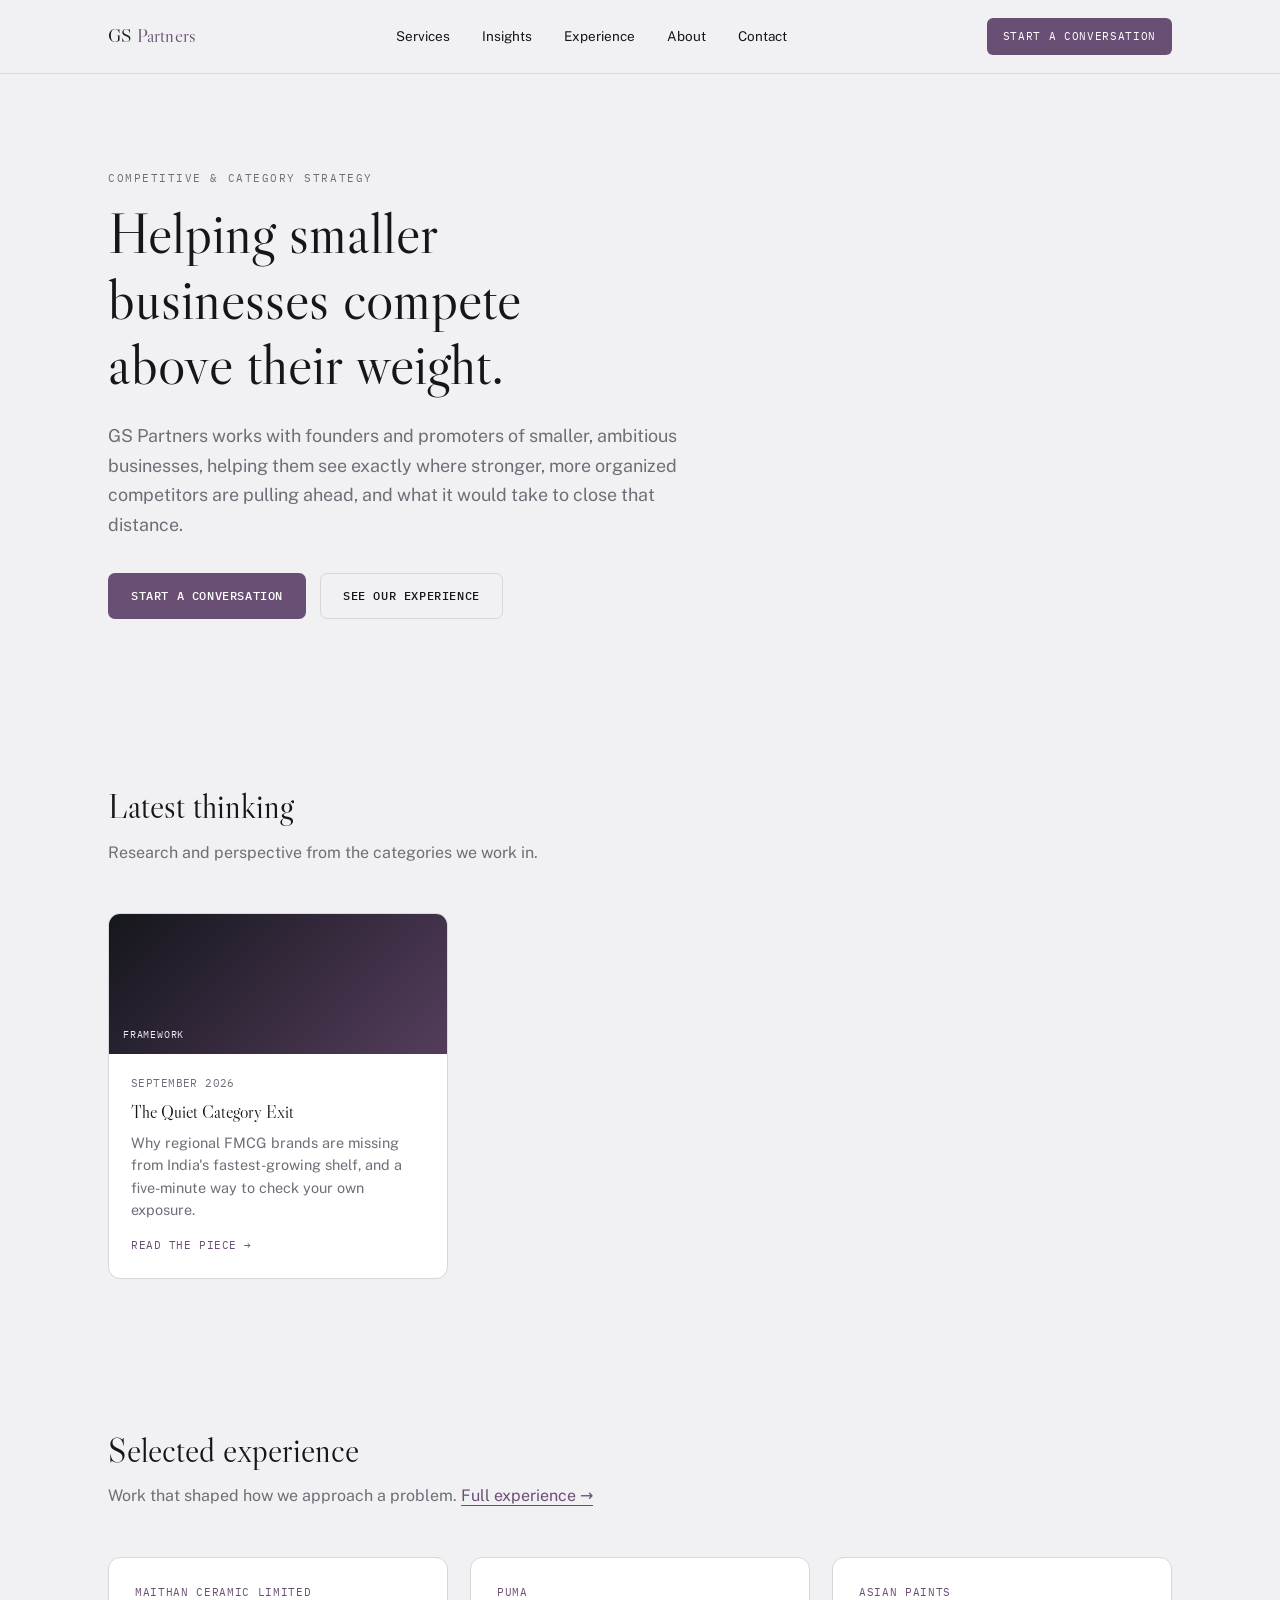
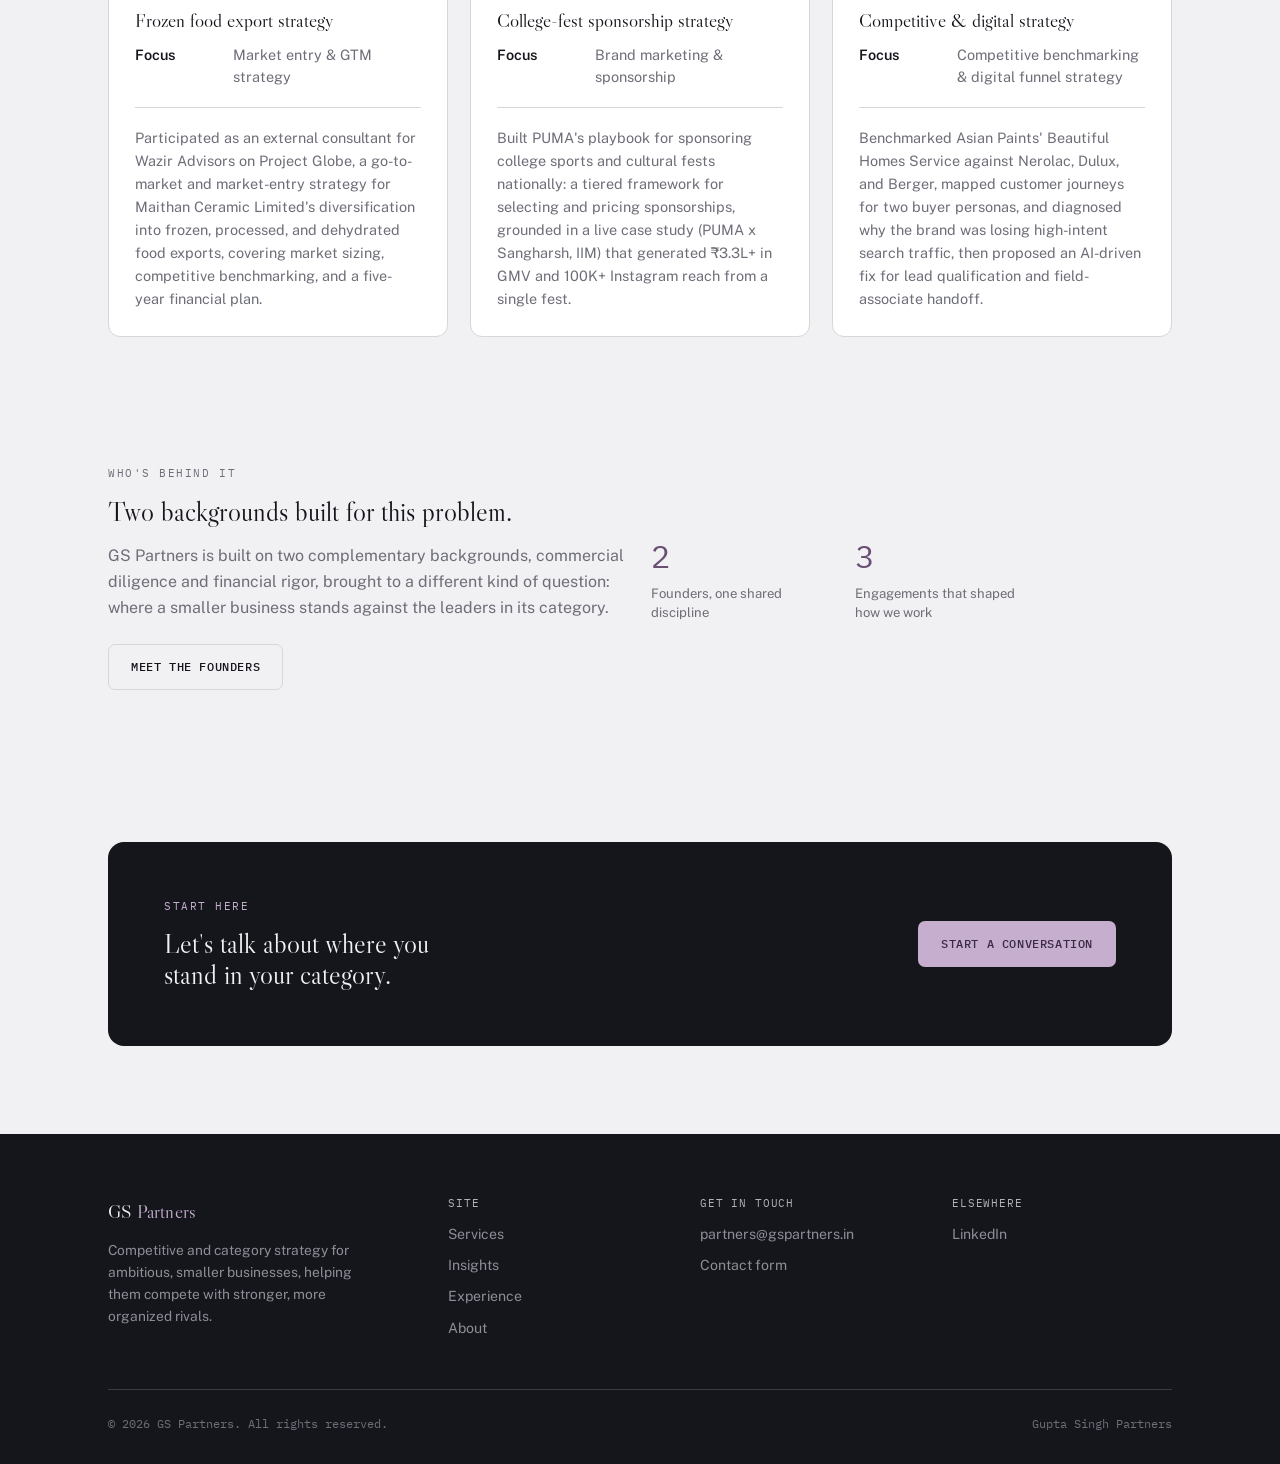
<file: index.html>
<!doctype html>
<html lang="en">
<head>
<meta charset="UTF-8">
<meta name="viewport" content="width=device-width, initial-scale=1.0">
<link rel="icon" type="image/png" href="assets/img/favicon.png">
<title>GS Partners</title>
<meta name="description" content="GS Partners helps founders and promoters of smaller, ambitious businesses compete with stronger, more organized rivals in their category.">
<link rel="preconnect" href="https://fonts.googleapis.com">
<link href="https://fonts.googleapis.com/css2?family=Libre+Caslon+Display&family=Libre+Caslon+Text:ital@0;1&family=Public+Sans:wght@400;500;600&family=IBM+Plex+Mono:wght@400;500&display=swap" rel="stylesheet">
<link rel="stylesheet" href="css/styles.css">
</head>
<body>

<header class="site">
  <nav class="nav">
    <a href="index.html" class="wordmark">GS <span>Partners</span></a>
    <ul class="nav-links">
      <li><a href="services.html">Services</a></li>
      <li><a href="insights.html">Insights</a></li>
      <li><a href="experience.html">Experience</a></li>
      <li><a href="about.html">About</a></li>
      <li><a href="contact.html">Contact</a></li>
    </ul>
    <a href="contact.html" class="nav-cta desktop-only">Start a conversation</a>
    <button class="nav-toggle" aria-label="Menu" onclick="document.getElementById('mobileNav').classList.toggle('open')">
      <span></span><span></span><span></span>
    </button>
  </nav>
  <div class="nav-mobile" id="mobileNav">
    <a href="services.html">Services</a>
    <a href="insights.html">Insights</a>
    <a href="experience.html">Experience</a>
    <a href="about.html">About</a>
    <a href="contact.html">Contact</a>
  </div>
</header>

<main>

  <section class="hero">
    <div class="container">
      <p class="eyebrow">Competitive &amp; category strategy</p>
      <h1>Helping smaller businesses compete above their weight.</h1>
      <p class="lede">GS Partners works with founders and promoters of smaller, ambitious businesses, helping them see exactly where stronger, more organized competitors are pulling ahead, and what it would take to close that distance.</p>
      <div class="hero-actions">
        <a href="contact.html" class="btn btn-primary">Start a conversation</a>
        <a href="experience.html" class="btn btn-ghost">See our experience</a>
      </div>
    </div>
  </section>

  <section>
    <div class="container">
      <div class="section-head">
        <h2>Latest thinking</h2>
        <p>Research and perspective from the categories we work in.</p>
      </div>
      <div class="grid grid-3" id="latest-insights"></div>
    </div>
  </section>

  <section class="tight">
    <div class="container">
      <div class="section-head">
        <h2>Selected experience</h2>
        <p>Work that shaped how we approach a problem. <a href="experience.html" style="color:var(--accent); border-bottom:1px solid var(--accent);">Full experience →</a></p>
      </div>
      <div class="grid grid-3" id="selected-experience"></div>
    </div>
  </section>

  <section class="tight">
    <div class="container">
      <div class="grid grid-2" style="align-items:center;">
        <div>
          <p class="eyebrow">Who's behind it</p>
          <h2 style="font-size:1.7rem; margin-bottom:16px;">Two backgrounds built for this problem.</h2>
          <p class="text-muted" style="line-height:1.65; margin-bottom:22px;">GS Partners is built on two complementary backgrounds, commercial diligence and financial rigor, brought to a different kind of question: where a smaller business stands against the leaders in its category.</p>
          <a href="about.html" class="btn btn-ghost">Meet the founders</a>
        </div>
        <div class="stats">
          <div class="stat">
            <div class="num">2</div>
            <div class="lbl">Founders, one shared discipline</div>
          </div>
          <div class="stat">
            <div class="num">3</div>
            <div class="lbl">Engagements that shaped how we work</div>
          </div>
        </div>
      </div>
    </div>
  </section>

  <section>
    <div class="container">
      <div class="cta-band band-ink">
        <div>
          <p class="eyebrow on-ink">Start here</p>
          <h2>Let's talk about where you stand in your category.</h2>
        </div>
        <a href="contact.html" class="btn btn-on-ink">Start a conversation</a>
      </div>
    </div>
  </section>

</main>

<footer class="site">
  <div class="container">
    <div class="footer-grid">
      <div>
        <div class="wordmark" style="color:var(--paper-50);">GS <span style="color:var(--plum-300);">Partners</span></div>
        <p>Competitive and category strategy for ambitious, smaller businesses, helping them compete with stronger, more organized rivals.</p>
      </div>
      <div class="footer-col">
        <h4>Site</h4>
        <a href="services.html">Services</a>
        <a href="insights.html">Insights</a>
        <a href="experience.html">Experience</a>
        <a href="about.html">About</a>
      </div>
      <div class="footer-col">
        <h4>Get in touch</h4>
        <a href="mailto:partners@gspartners.in">partners@gspartners.in</a>
        <a href="contact.html">Contact form</a>
      </div>
      <div class="footer-col">
        <h4>Elsewhere</h4>
        <a href="#" rel="noopener">LinkedIn</a>
      </div>
    </div>
    <div class="footer-bottom">
      <span>© 2026 GS Partners. All rights reserved.</span>
      <span>Gupta Singh Partners</span>
    </div>
  </div>
</footer>

<script src="js/main.js"></script>
<script src="js/content.js?v=6"></script>
</body>
</html>
</file>
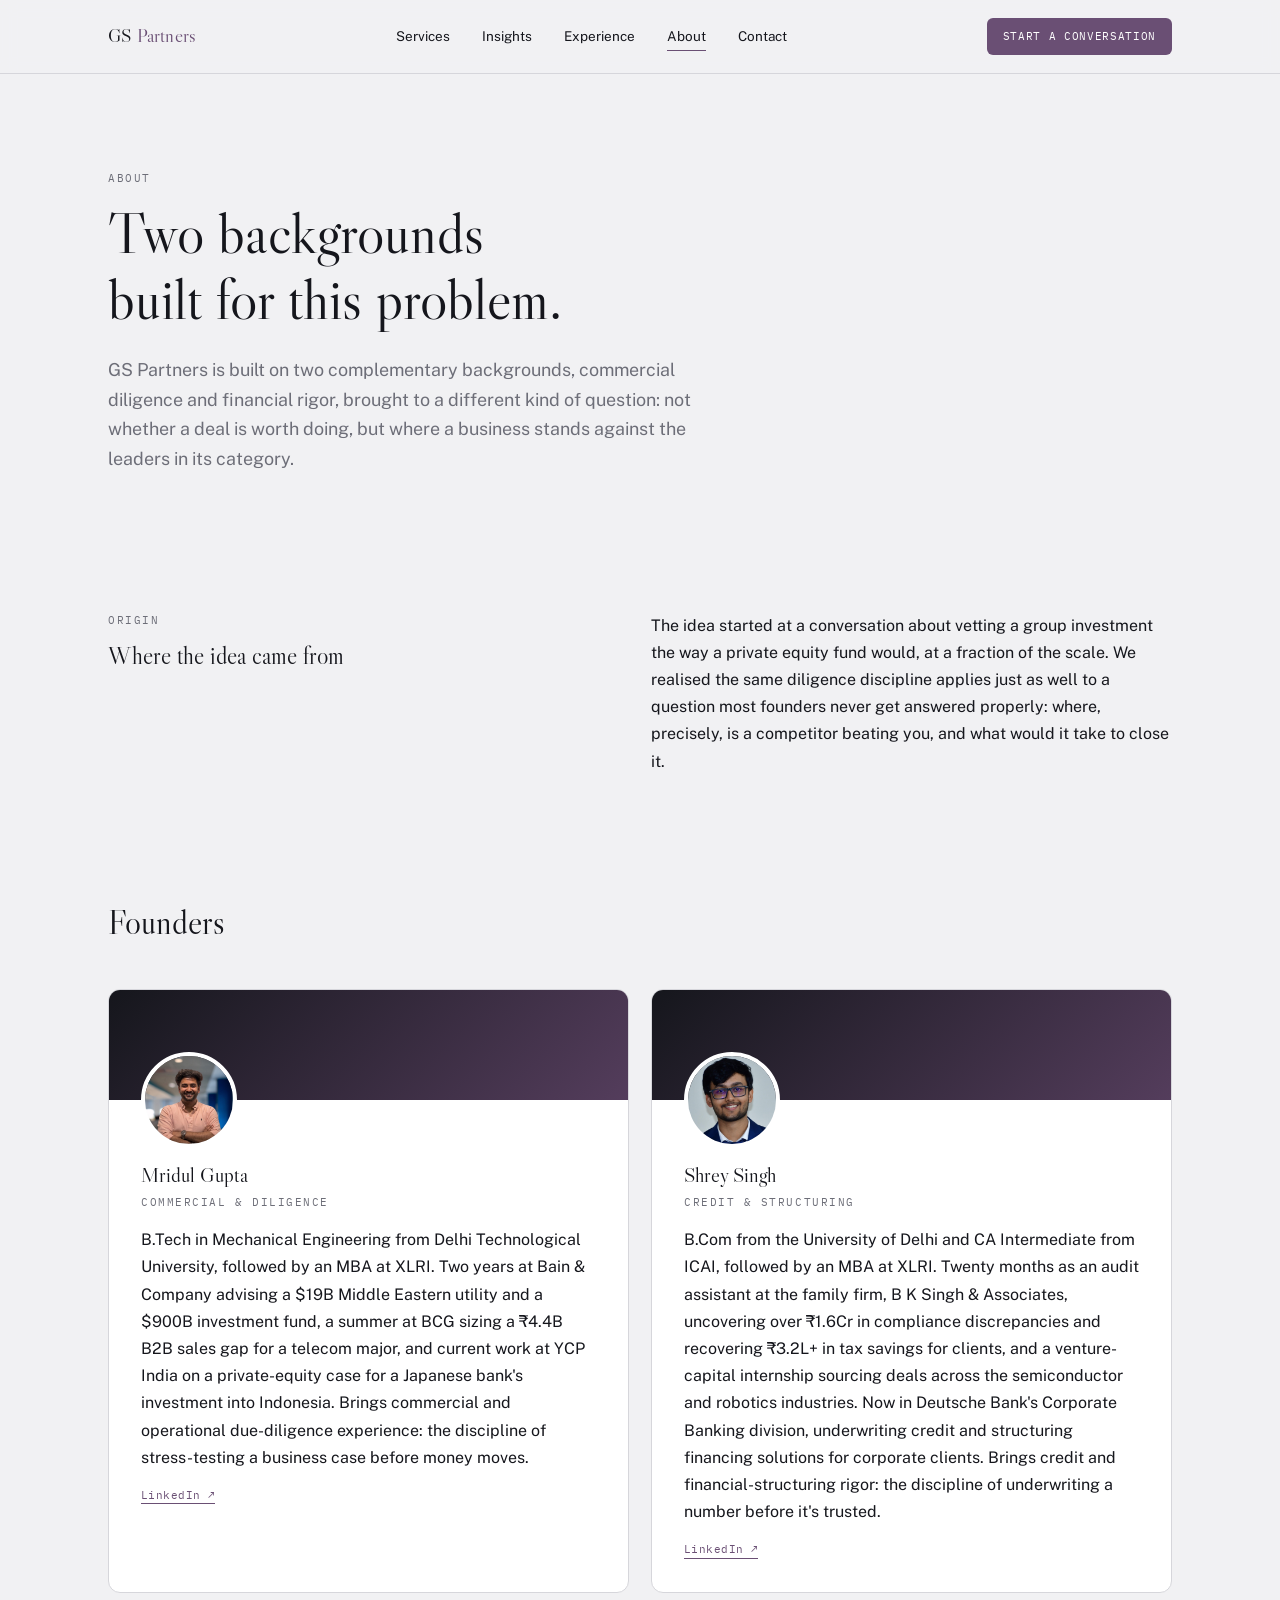
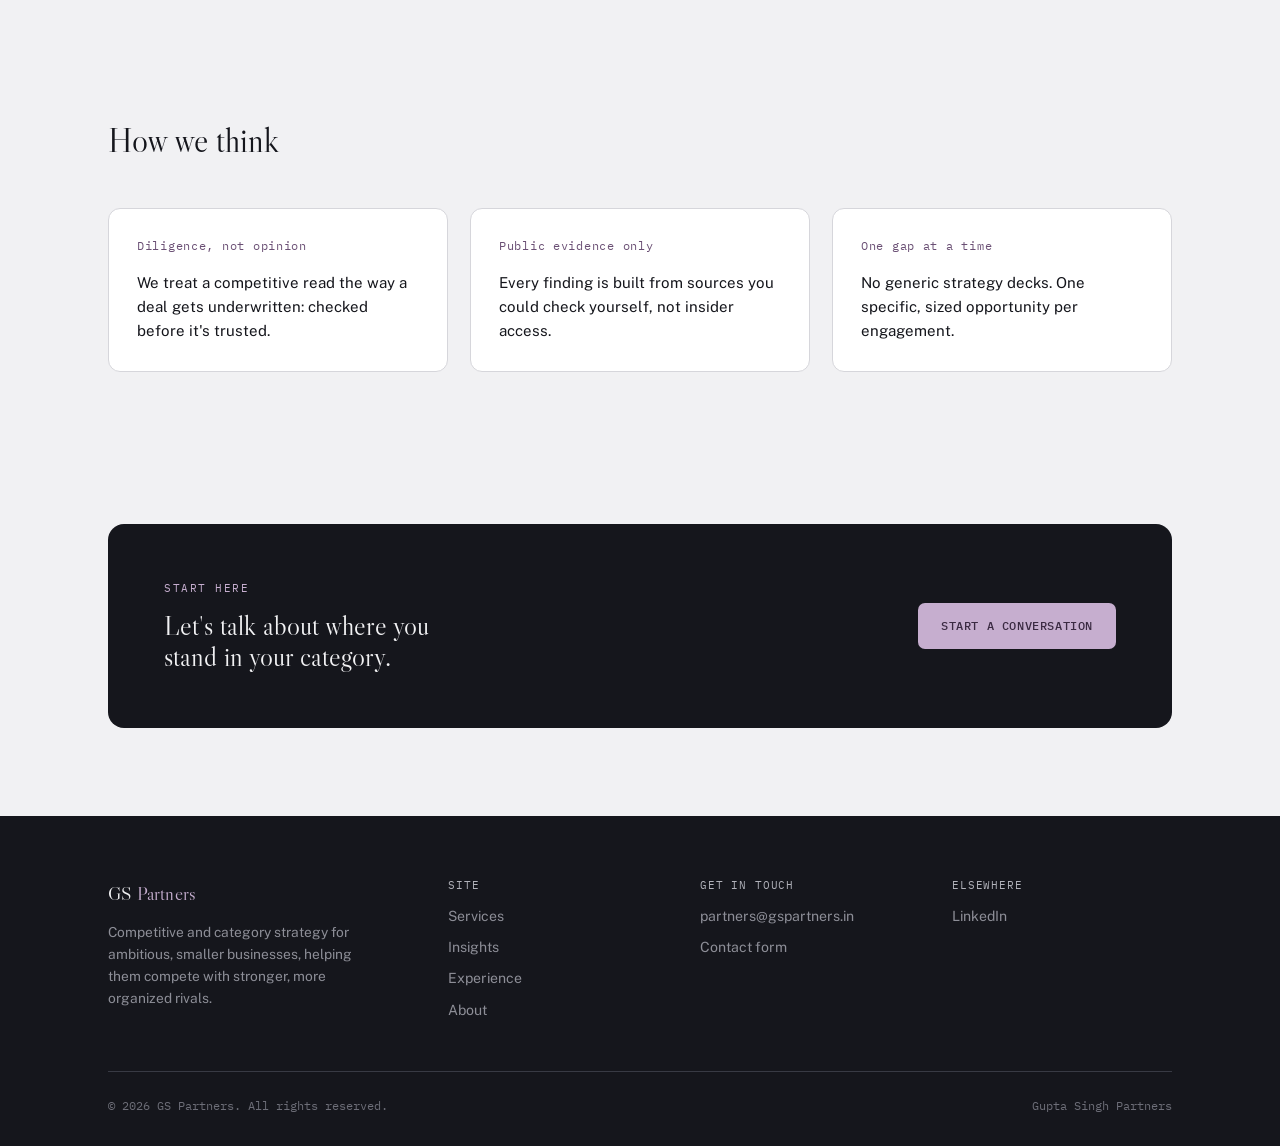
<file: about.html>
<!doctype html>
<html lang="en">
<head>
<meta charset="UTF-8">
<meta name="viewport" content="width=device-width, initial-scale=1.0">
<link rel="icon" type="image/png" href="assets/img/favicon.png">
<title>About | GS Partners</title>
<meta name="description" content="Two founders, complementary backgrounds: commercial diligence and financial rigor, aimed at how a business stands against its category.">
<link rel="preconnect" href="https://fonts.googleapis.com">
<link href="https://fonts.googleapis.com/css2?family=Libre+Caslon+Display&family=Libre+Caslon+Text:ital@0;1&family=Public+Sans:wght@400;500;600&family=IBM+Plex+Mono:wght@400;500&display=swap" rel="stylesheet">
<link rel="stylesheet" href="css/styles.css">
</head>
<body>

<header class="site">
  <nav class="nav">
    <a href="index.html" class="wordmark">GS <span>Partners</span></a>
    <ul class="nav-links">
      <li><a href="services.html">Services</a></li>
      <li><a href="insights.html">Insights</a></li>
      <li><a href="experience.html">Experience</a></li>
      <li><a href="about.html">About</a></li>
      <li><a href="contact.html">Contact</a></li>
    </ul>
    <a href="contact.html" class="nav-cta desktop-only">Start a conversation</a>
    <button class="nav-toggle" aria-label="Menu" onclick="document.getElementById('mobileNav').classList.toggle('open')">
      <span></span><span></span><span></span>
    </button>
  </nav>
  <div class="nav-mobile" id="mobileNav">
    <a href="services.html">Services</a>
    <a href="insights.html">Insights</a>
    <a href="experience.html">Experience</a>
    <a href="about.html">About</a>
    <a href="contact.html">Contact</a>
  </div>
</header>

<main>

  <section class="hero" style="padding-bottom:40px;">
    <div class="container">
      <p class="eyebrow">About</p>
      <h1 style="max-width:15ch;">Two backgrounds built for this problem.</h1>
      <p class="lede">GS Partners is built on two complementary backgrounds, commercial diligence and financial rigor, brought to a different kind of question: not whether a deal is worth doing, but where a business stands against the leaders in its category.</p>
    </div>
  </section>

  <section class="tight">
    <div class="container">
      <div class="grid grid-2">
        <div>
          <p class="eyebrow">Origin</p>
          <h2 style="font-size:1.5rem; margin-bottom:16px;">Where the idea came from</h2>
        </div>
        <div>
          <p style="line-height:1.7; color:var(--text);">The idea started at a conversation about vetting a group investment the way a private equity fund would, at a fraction of the scale. We realised the same diligence discipline applies just as well to a question most founders never get answered properly: where, precisely, is a competitor beating you, and what would it take to close it.</p>
        </div>
      </div>
    </div>
  </section>

  <section class="tight">
    <div class="container">
      <div class="section-head">
        <h2>Founders</h2>
      </div>
      <div class="grid grid-2">
        <div class="founder-card">
          <div class="founder-banner">
            <img class="founder-photo" src="assets/img/mridul-gupta.jpg" alt="Mridul Gupta">
          </div>
          <div class="founder-body">
            <h3 style="font-size:1.3rem; margin-bottom:6px;">Mridul Gupta</h3>
            <p class="eyebrow" style="margin-bottom:16px;">Commercial &amp; diligence</p>
            <p style="line-height:1.7;">B.Tech in Mechanical Engineering from Delhi Technological University, followed by an MBA at XLRI. Two years at Bain &amp; Company advising a $19B Middle Eastern utility and a $900B investment fund, a summer at BCG sizing a ₹4.4B B2B sales gap for a telecom major, and current work at YCP India on a private-equity case for a Japanese bank's investment into Indonesia. Brings commercial and operational due-diligence experience: the discipline of stress-testing a business case before money moves.</p>
            <a href="https://www.linkedin.com/in/thisismrids/" target="_blank" rel="noopener" style="display:inline-block; margin-top:16px; font-family:'IBM Plex Mono', monospace; font-size:11px; letter-spacing:0.04em; color:var(--accent); border-bottom:1px solid var(--accent);">LinkedIn ↗</a>
          </div>
        </div>
        <div class="founder-card">
          <div class="founder-banner">
            <img class="founder-photo" src="assets/img/shrey-singh.jpg" alt="Shrey Singh">
          </div>
          <div class="founder-body">
            <h3 style="font-size:1.3rem; margin-bottom:6px;">Shrey Singh</h3>
            <p class="eyebrow" style="margin-bottom:16px;">Credit &amp; structuring</p>
            <p style="line-height:1.7;">B.Com from the University of Delhi and CA Intermediate from ICAI, followed by an MBA at XLRI. Twenty months as an audit assistant at the family firm, B K Singh &amp; Associates, uncovering over ₹1.6Cr in compliance discrepancies and recovering ₹3.2L+ in tax savings for clients, and a venture-capital internship sourcing deals across the semiconductor and robotics industries. Now in Deutsche Bank's Corporate Banking division, underwriting credit and structuring financing solutions for corporate clients. Brings credit and financial-structuring rigor: the discipline of underwriting a number before it's trusted.</p>
            <a href="https://www.linkedin.com/in/shrey-singh-69398b198/" target="_blank" rel="noopener" style="display:inline-block; margin-top:16px; font-family:'IBM Plex Mono', monospace; font-size:11px; letter-spacing:0.04em; color:var(--accent); border-bottom:1px solid var(--accent);">LinkedIn ↗</a>
          </div>
        </div>
      </div>
    </div>
  </section>

  <section class="tight">
    <div class="container">
      <div class="section-head">
        <h2>How we think</h2>
      </div>
      <div class="grid grid-3">
        <div class="card">
          <div class="step-num">Diligence, not opinion</div>
          <p style="color:var(--text);">We treat a competitive read the way a deal gets underwritten: checked before it's trusted.</p>
        </div>
        <div class="card">
          <div class="step-num">Public evidence only</div>
          <p style="color:var(--text);">Every finding is built from sources you could check yourself, not insider access.</p>
        </div>
        <div class="card">
          <div class="step-num">One gap at a time</div>
          <p style="color:var(--text);">No generic strategy decks. One specific, sized opportunity per engagement.</p>
        </div>
      </div>
    </div>
  </section>

  <section>
    <div class="container">
      <div class="cta-band band-ink">
        <div>
          <p class="eyebrow on-ink">Start here</p>
          <h2>Let's talk about where you stand in your category.</h2>
        </div>
        <a href="contact.html" class="btn btn-on-ink">Start a conversation</a>
      </div>
    </div>
  </section>

</main>

<footer class="site">
  <div class="container">
    <div class="footer-grid">
      <div>
        <div class="wordmark" style="color:var(--paper-50);">GS <span style="color:var(--plum-300);">Partners</span></div>
        <p>Competitive and category strategy for ambitious, smaller businesses, helping them compete with stronger, more organized rivals.</p>
      </div>
      <div class="footer-col">
        <h4>Site</h4>
        <a href="services.html">Services</a>
        <a href="insights.html">Insights</a>
        <a href="experience.html">Experience</a>
        <a href="about.html">About</a>
      </div>
      <div class="footer-col">
        <h4>Get in touch</h4>
        <a href="mailto:partners@gspartners.in">partners@gspartners.in</a>
        <a href="contact.html">Contact form</a>
      </div>
      <div class="footer-col">
        <h4>Elsewhere</h4>
        <a href="#" rel="noopener">LinkedIn</a>
      </div>
    </div>
    <div class="footer-bottom">
      <span>© 2026 GS Partners. All rights reserved.</span>
      <span>Gupta Singh Partners</span>
    </div>
  </div>
</footer>

<script src="js/main.js"></script>
</body>
</html>
</file>
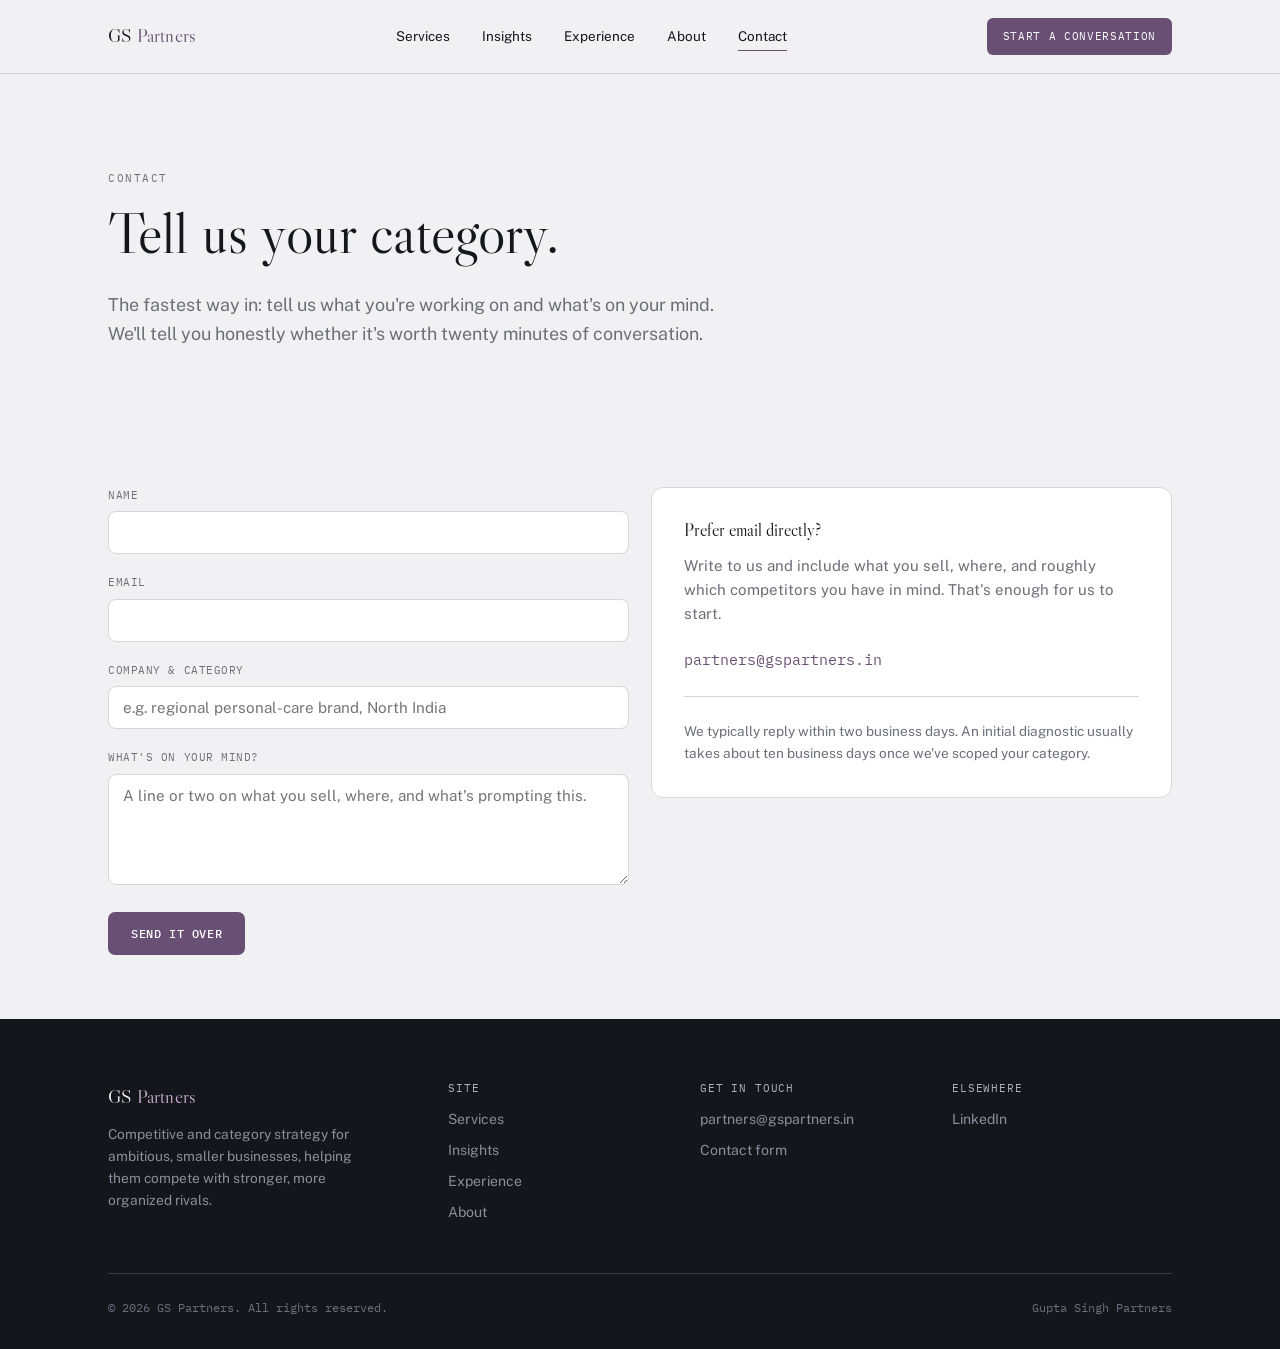
<file: contact.html>
<!doctype html>
<html lang="en">
<head>
<meta charset="UTF-8">
<meta name="viewport" content="width=device-width, initial-scale=1.0">
<link rel="icon" type="image/png" href="assets/img/favicon.png">
<title>Contact | GS Partners</title>
<meta name="description" content="Tell us what you're working on. We'll tell you honestly whether it's worth a conversation.">
<link rel="preconnect" href="https://fonts.googleapis.com">
<link href="https://fonts.googleapis.com/css2?family=Libre+Caslon+Display&family=Libre+Caslon+Text:ital@0;1&family=Public+Sans:wght@400;500;600&family=IBM+Plex+Mono:wght@400;500&display=swap" rel="stylesheet">
<link rel="stylesheet" href="css/styles.css">
</head>
<body>

<header class="site">
  <nav class="nav">
    <a href="index.html" class="wordmark">GS <span>Partners</span></a>
    <ul class="nav-links">
      <li><a href="services.html">Services</a></li>
      <li><a href="insights.html">Insights</a></li>
      <li><a href="experience.html">Experience</a></li>
      <li><a href="about.html">About</a></li>
      <li><a href="contact.html">Contact</a></li>
    </ul>
    <a href="contact.html" class="nav-cta desktop-only">Start a conversation</a>
    <button class="nav-toggle" aria-label="Menu" onclick="document.getElementById('mobileNav').classList.toggle('open')">
      <span></span><span></span><span></span>
    </button>
  </nav>
  <div class="nav-mobile" id="mobileNav">
    <a href="services.html">Services</a>
    <a href="insights.html">Insights</a>
    <a href="experience.html">Experience</a>
    <a href="about.html">About</a>
    <a href="contact.html">Contact</a>
  </div>
</header>

<main>

  <section class="hero" style="padding-bottom:40px;">
    <div class="container">
      <p class="eyebrow">Contact</p>
      <h1 style="max-width:14ch;">Tell us your category.</h1>
      <p class="lede">The fastest way in: tell us what you're working on and what's on your mind. We'll tell you honestly whether it's worth twenty minutes of conversation.</p>
    </div>
  </section>

  <section class="tight">
    <div class="container">
      <div class="grid grid-2" style="align-items:start;">

        <form id="contact-form" action="https://formspree.io/f/meaqglae" method="POST">
          <div class="field">
            <label for="name">Name</label>
            <input id="name" name="name" type="text" required>
            <span class="field-error" id="name-error"></span>
          </div>
          <div class="field">
            <label for="email">Email</label>
            <input id="email" name="email" type="email" required>
            <span class="field-error" id="email-error"></span>
          </div>
          <div class="field">
            <label for="company">Company &amp; category</label>
            <input id="company" name="company" type="text" placeholder="e.g. regional personal-care brand, North India" required>
            <span class="field-error" id="company-error"></span>
          </div>
          <div class="field">
            <label for="message">What's on your mind?</label>
            <textarea id="message" name="message" rows="5" placeholder="A line or two on what you sell, where, and what's prompting this."></textarea>
          </div>
          <input type="hidden" name="_subject" value="New inquiry via GS Partners website">
          <button type="submit" class="btn btn-primary" id="contact-submit">Send it over</button>
          <p class="form-status" id="form-status" role="status" aria-live="polite"></p>
        </form>

        <div class="card" style="padding:32px;">
          <h3 style="font-size:1.1rem; margin-bottom:14px;">Prefer email directly?</h3>
          <p class="text-muted" style="margin-bottom:22px; line-height:1.6;">Write to us and include what you sell, where, and roughly which competitors you have in mind. That's enough for us to start.</p>
          <a href="mailto:partners@gspartners.in" style="font-family:'IBM Plex Mono', monospace; color:var(--accent); font-size:0.95rem;">partners@gspartners.in</a>
          <hr class="hr" style="margin:24px 0;">
          <p class="text-muted" style="font-size:0.85rem; line-height:1.6;">We typically reply within two business days. An initial diagnostic usually takes about ten business days once we've scoped your category.</p>
        </div>

      </div>
    </div>
  </section>

</main>

<footer class="site">
  <div class="container">
    <div class="footer-grid">
      <div>
        <div class="wordmark" style="color:var(--paper-50);">GS <span style="color:var(--plum-300);">Partners</span></div>
        <p>Competitive and category strategy for ambitious, smaller businesses, helping them compete with stronger, more organized rivals.</p>
      </div>
      <div class="footer-col">
        <h4>Site</h4>
        <a href="services.html">Services</a>
        <a href="insights.html">Insights</a>
        <a href="experience.html">Experience</a>
        <a href="about.html">About</a>
      </div>
      <div class="footer-col">
        <h4>Get in touch</h4>
        <a href="mailto:partners@gspartners.in">partners@gspartners.in</a>
        <a href="contact.html">Contact form</a>
      </div>
      <div class="footer-col">
        <h4>Elsewhere</h4>
        <a href="#" rel="noopener">LinkedIn</a>
      </div>
    </div>
    <div class="footer-bottom">
      <span>© 2026 GS Partners. All rights reserved.</span>
      <span>Gupta Singh Partners</span>
    </div>
  </div>
</footer>

<script src="js/main.js"></script>
<script src="js/contact-form.js"></script>
</body>
</html>
</file>
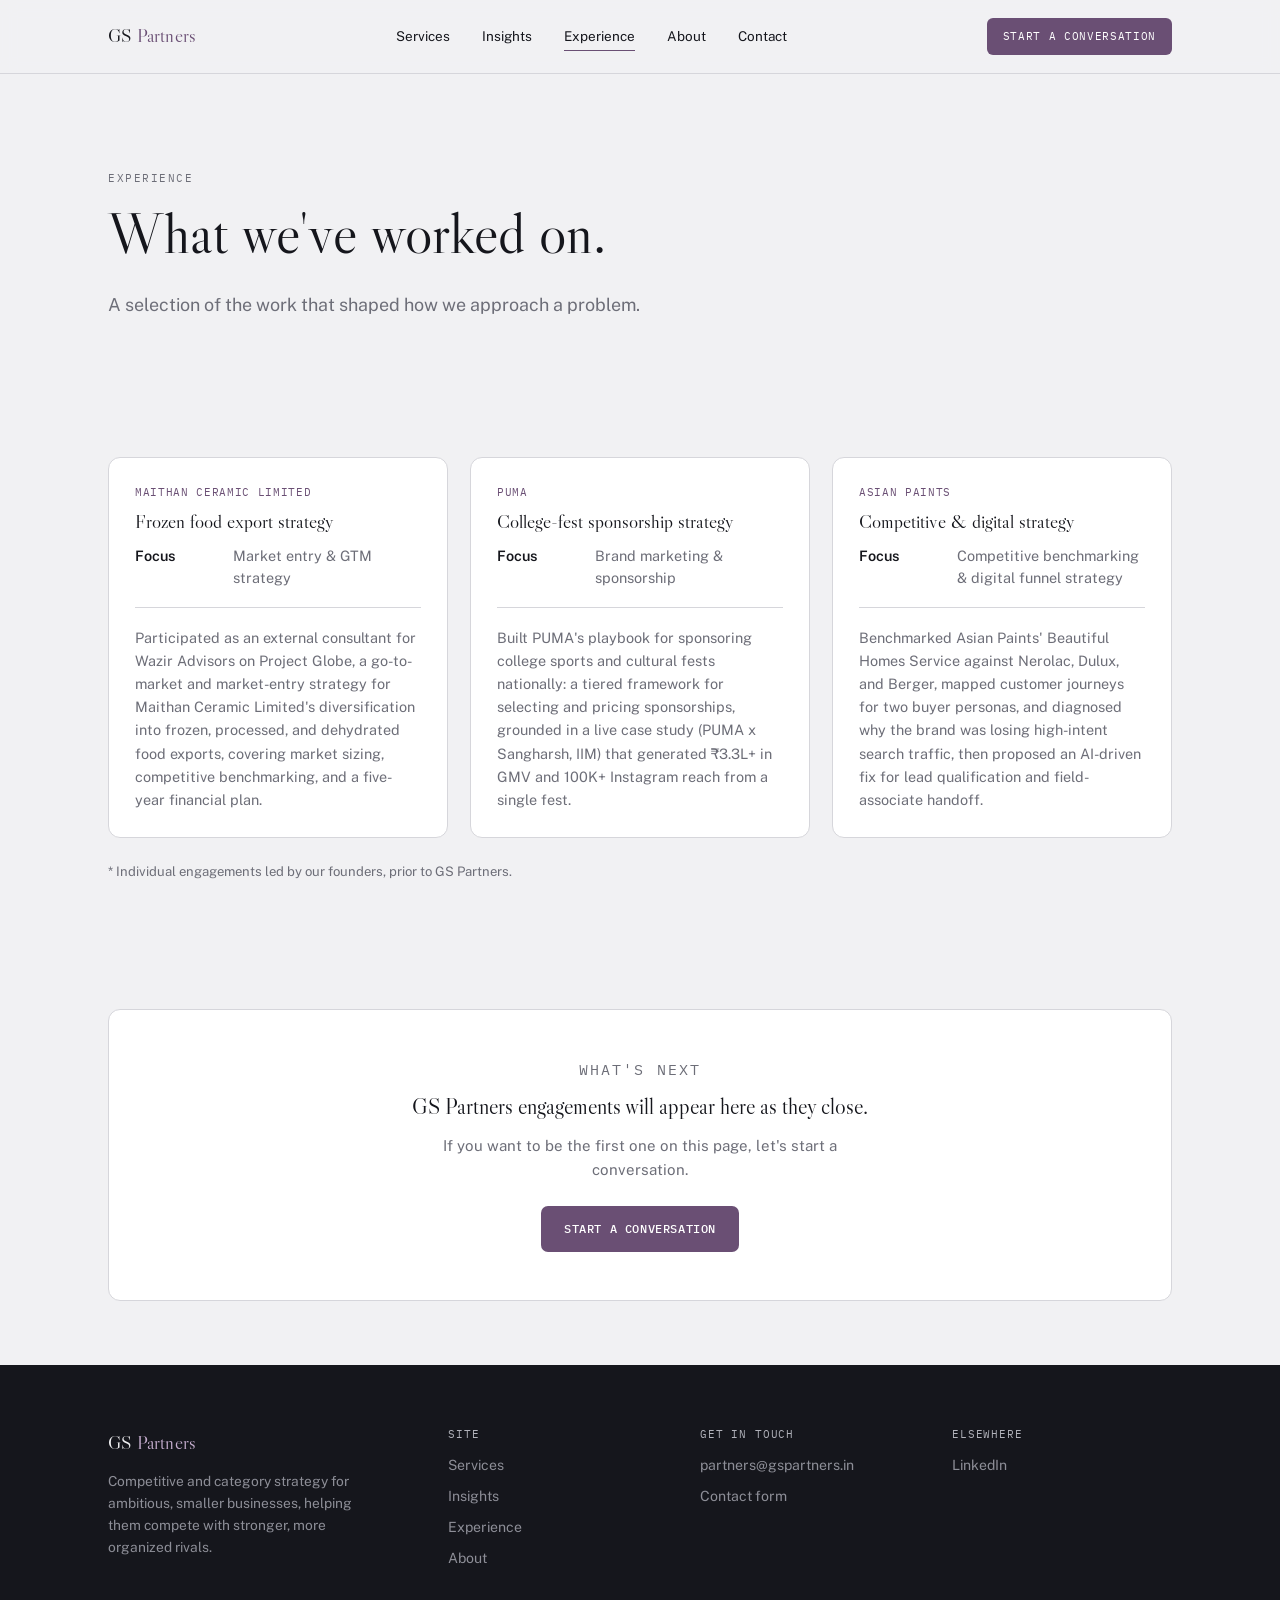
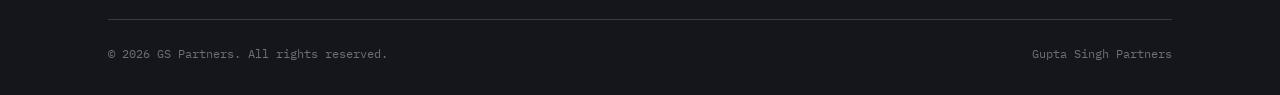
<file: experience.html>
<!doctype html>
<html lang="en">
<head>
<meta charset="UTF-8">
<meta name="viewport" content="width=device-width, initial-scale=1.0">
<link rel="icon" type="image/png" href="assets/img/favicon.png">
<title>Experience | GS Partners</title>
<meta name="description" content="Selected engagements led by GS Partners' founders.">
<link rel="preconnect" href="https://fonts.googleapis.com">
<link href="https://fonts.googleapis.com/css2?family=Libre+Caslon+Display&family=Libre+Caslon+Text:ital@0;1&family=Public+Sans:wght@400;500;600&family=IBM+Plex+Mono:wght@400;500&display=swap" rel="stylesheet">
<link rel="stylesheet" href="css/styles.css">
</head>
<body>

<header class="site">
  <nav class="nav">
    <a href="index.html" class="wordmark">GS <span>Partners</span></a>
    <ul class="nav-links">
      <li><a href="services.html">Services</a></li>
      <li><a href="insights.html">Insights</a></li>
      <li><a href="experience.html">Experience</a></li>
      <li><a href="about.html">About</a></li>
      <li><a href="contact.html">Contact</a></li>
    </ul>
    <a href="contact.html" class="nav-cta desktop-only">Start a conversation</a>
    <button class="nav-toggle" aria-label="Menu" onclick="document.getElementById('mobileNav').classList.toggle('open')">
      <span></span><span></span><span></span>
    </button>
  </nav>
  <div class="nav-mobile" id="mobileNav">
    <a href="services.html">Services</a>
    <a href="insights.html">Insights</a>
    <a href="experience.html">Experience</a>
    <a href="about.html">About</a>
    <a href="contact.html">Contact</a>
  </div>
</header>

<main>

  <section class="hero" style="padding-bottom:40px;">
    <div class="container">
      <p class="eyebrow">Experience</p>
      <h1 style="max-width:14ch;">What we've worked on.</h1>
      <p class="lede">A selection of the work that shaped how we approach a problem.</p>
    </div>
  </section>

  <section class="tight">
    <div class="container">
      <div class="grid grid-3" id="all-experience"></div>
      <p class="text-muted" style="font-size:0.82rem; margin-top:24px;">* Individual engagements led by our founders, prior to GS Partners.</p>
    </div>
  </section>

  <section class="tight">
    <div class="container">
      <div class="card" style="text-align:center; padding:48px 32px;">
        <p class="eyebrow" style="margin-bottom:12px;">What's next</p>
        <h2 style="font-size:1.4rem; margin-bottom:14px;">GS Partners engagements will appear here as they close.</h2>
        <p class="text-muted" style="max-width:48ch; margin:0 auto 24px;">If you want to be the first one on this page, let's start a conversation.</p>
        <a href="contact.html" class="btn btn-primary">Start a conversation</a>
      </div>
    </div>
  </section>

</main>

<footer class="site">
  <div class="container">
    <div class="footer-grid">
      <div>
        <div class="wordmark" style="color:var(--paper-50);">GS <span style="color:var(--plum-300);">Partners</span></div>
        <p>Competitive and category strategy for ambitious, smaller businesses, helping them compete with stronger, more organized rivals.</p>
      </div>
      <div class="footer-col">
        <h4>Site</h4>
        <a href="services.html">Services</a>
        <a href="insights.html">Insights</a>
        <a href="experience.html">Experience</a>
        <a href="about.html">About</a>
      </div>
      <div class="footer-col">
        <h4>Get in touch</h4>
        <a href="mailto:partners@gspartners.in">partners@gspartners.in</a>
        <a href="contact.html">Contact form</a>
      </div>
      <div class="footer-col">
        <h4>Elsewhere</h4>
        <a href="#" rel="noopener">LinkedIn</a>
      </div>
    </div>
    <div class="footer-bottom">
      <span>© 2026 GS Partners. All rights reserved.</span>
      <span>Gupta Singh Partners</span>
    </div>
  </div>
</footer>

<script src="js/main.js"></script>
<script src="js/content.js?v=6"></script>
</body>
</html>
</file>
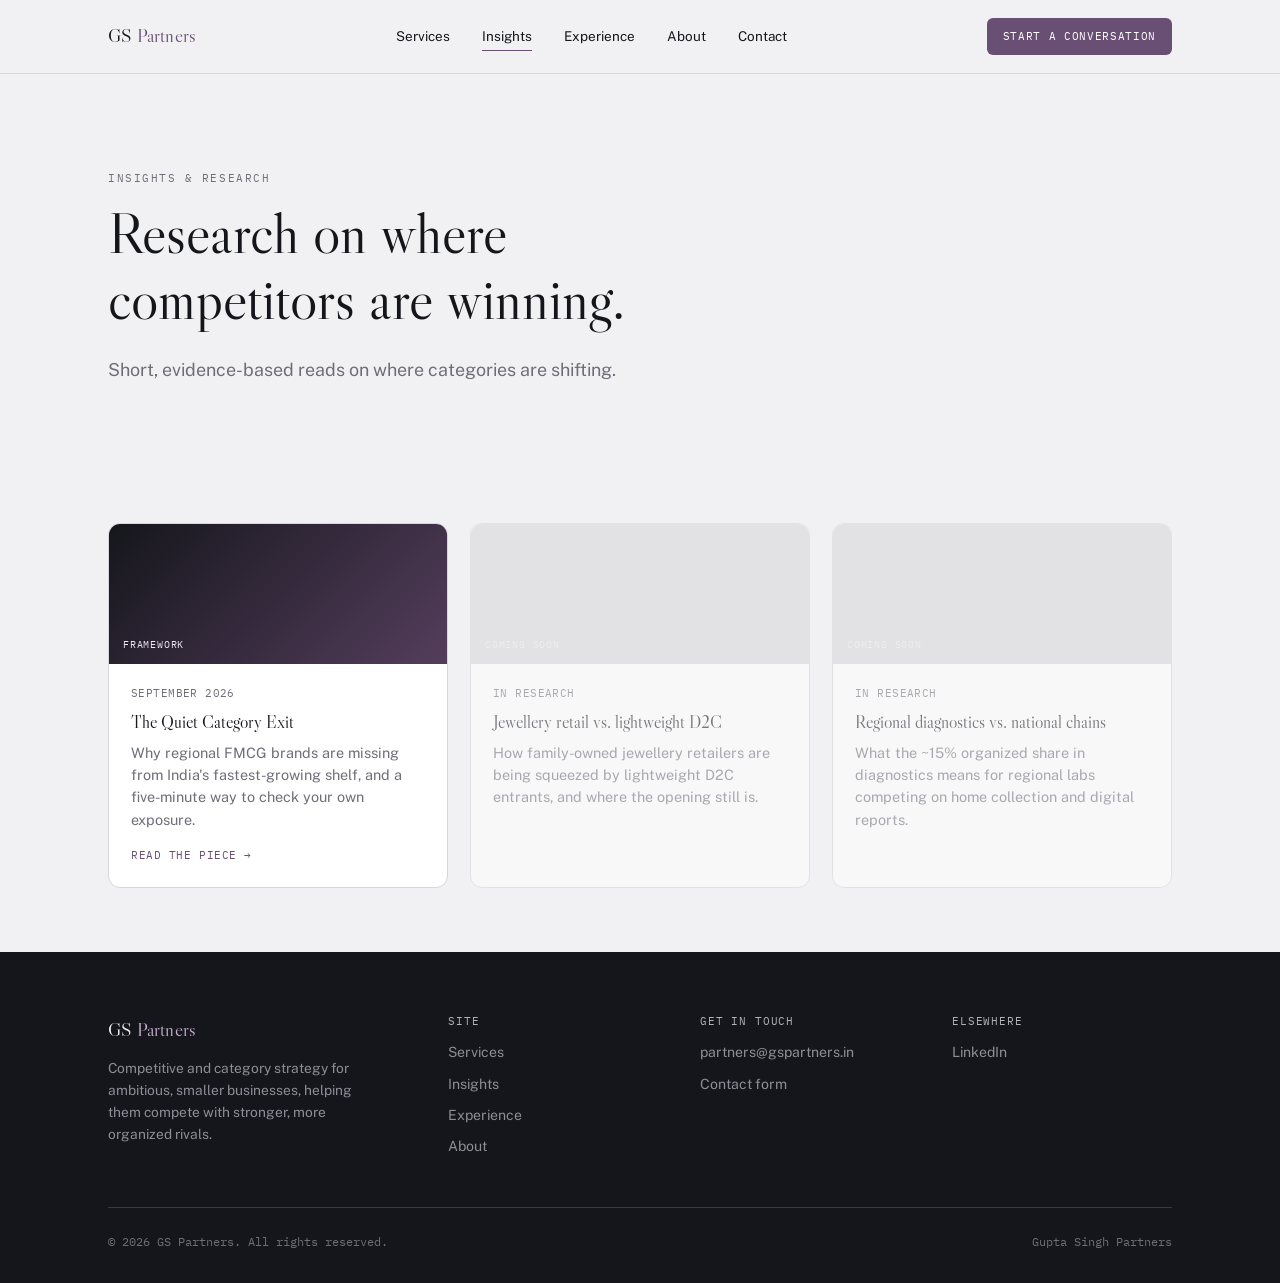
<file: insights.html>
<!doctype html>
<html lang="en">
<head>
<meta charset="UTF-8">
<meta name="viewport" content="width=device-width, initial-scale=1.0">
<link rel="icon" type="image/png" href="assets/img/favicon.png">
<title>Insights | GS Partners</title>
<meta name="description" content="Short, evidence-based research on where categories are shifting and competitors are winning.">
<link rel="preconnect" href="https://fonts.googleapis.com">
<link href="https://fonts.googleapis.com/css2?family=Libre+Caslon+Display&family=Libre+Caslon+Text:ital@0;1&family=Public+Sans:wght@400;500;600&family=IBM+Plex+Mono:wght@400;500&display=swap" rel="stylesheet">
<link rel="stylesheet" href="css/styles.css">
</head>
<body>

<header class="site">
  <nav class="nav">
    <a href="index.html" class="wordmark">GS <span>Partners</span></a>
    <ul class="nav-links">
      <li><a href="services.html">Services</a></li>
      <li><a href="insights.html">Insights</a></li>
      <li><a href="experience.html">Experience</a></li>
      <li><a href="about.html">About</a></li>
      <li><a href="contact.html">Contact</a></li>
    </ul>
    <a href="contact.html" class="nav-cta desktop-only">Start a conversation</a>
    <button class="nav-toggle" aria-label="Menu" onclick="document.getElementById('mobileNav').classList.toggle('open')">
      <span></span><span></span><span></span>
    </button>
  </nav>
  <div class="nav-mobile" id="mobileNav">
    <a href="services.html">Services</a>
    <a href="insights.html">Insights</a>
    <a href="experience.html">Experience</a>
    <a href="about.html">About</a>
    <a href="contact.html">Contact</a>
  </div>
</header>

<main>

  <section class="hero" style="padding-bottom:40px;">
    <div class="container">
      <p class="eyebrow">Insights &amp; research</p>
      <h1 style="max-width:16ch;">Research on where competitors are winning.</h1>
      <p class="lede">Short, evidence-based reads on where categories are shifting.</p>
    </div>
  </section>

  <section class="tight">
    <div class="container">
      <div class="grid grid-3" id="all-insights"></div>
    </div>
  </section>

</main>

<footer class="site">
  <div class="container">
    <div class="footer-grid">
      <div>
        <div class="wordmark" style="color:var(--paper-50);">GS <span style="color:var(--plum-300);">Partners</span></div>
        <p>Competitive and category strategy for ambitious, smaller businesses, helping them compete with stronger, more organized rivals.</p>
      </div>
      <div class="footer-col">
        <h4>Site</h4>
        <a href="services.html">Services</a>
        <a href="insights.html">Insights</a>
        <a href="experience.html">Experience</a>
        <a href="about.html">About</a>
      </div>
      <div class="footer-col">
        <h4>Get in touch</h4>
        <a href="mailto:partners@gspartners.in">partners@gspartners.in</a>
        <a href="contact.html">Contact form</a>
      </div>
      <div class="footer-col">
        <h4>Elsewhere</h4>
        <a href="#" rel="noopener">LinkedIn</a>
      </div>
    </div>
    <div class="footer-bottom">
      <span>© 2026 GS Partners. All rights reserved.</span>
      <span>Gupta Singh Partners</span>
    </div>
  </div>
</footer>

<script src="js/main.js"></script>
<script src="js/content.js?v=6"></script>
</body>
</html>
</file>
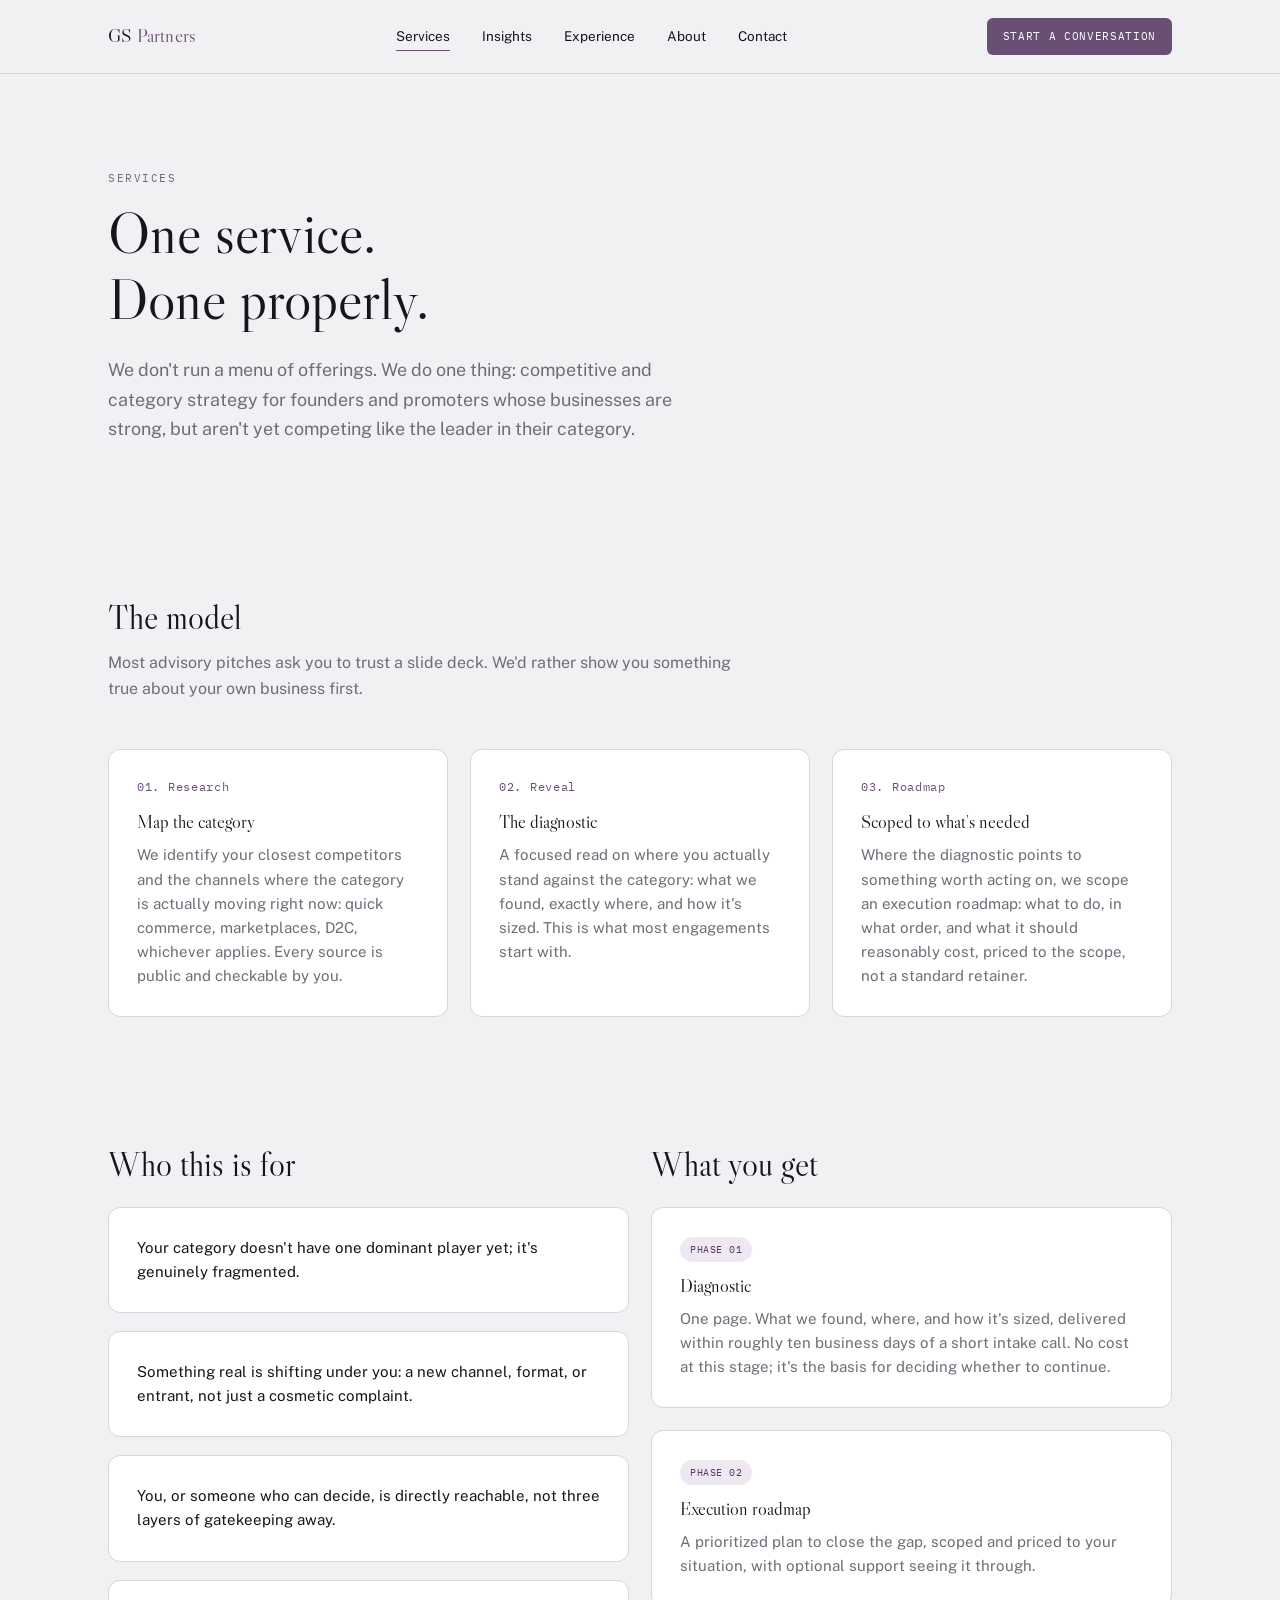
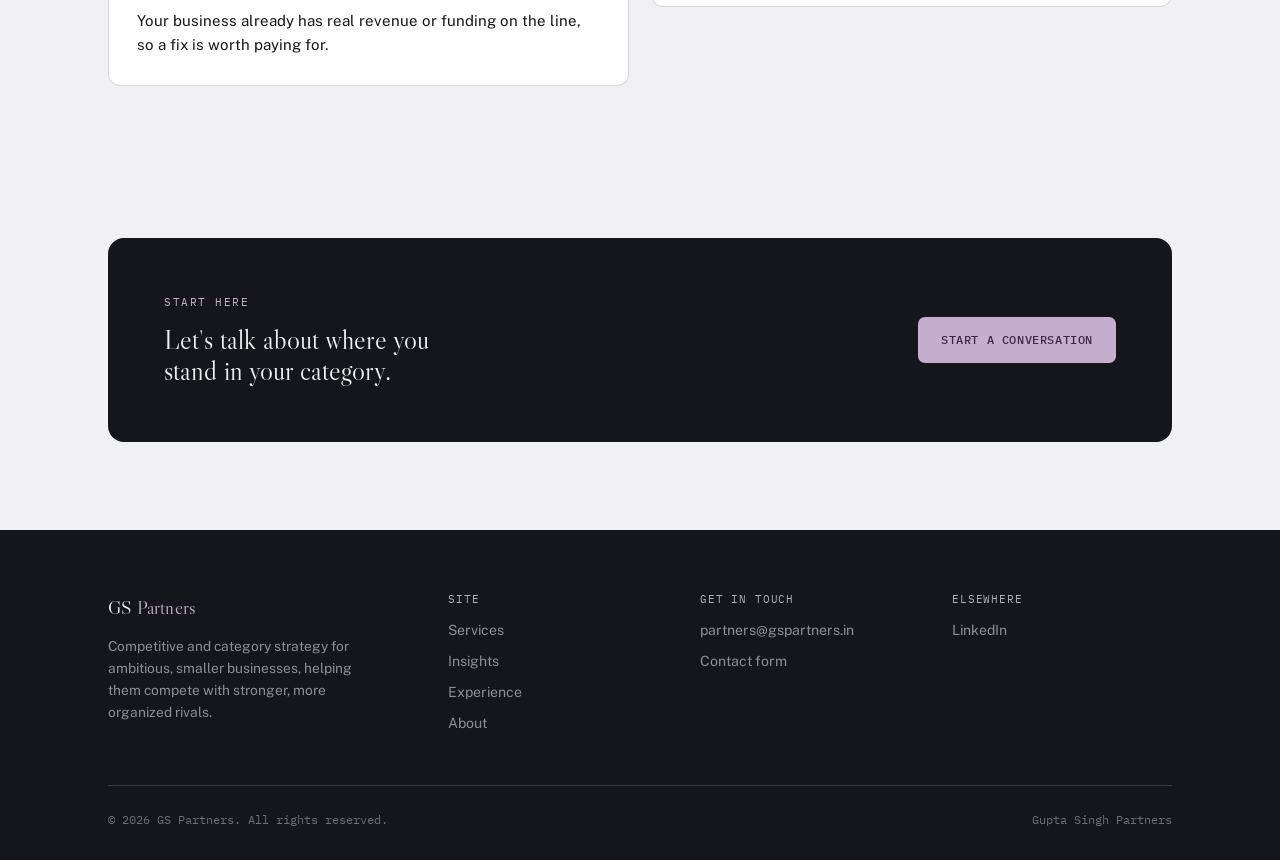
<file: services.html>
<!doctype html>
<html lang="en">
<head>
<meta charset="UTF-8">
<meta name="viewport" content="width=device-width, initial-scale=1.0">
<link rel="icon" type="image/png" href="assets/img/favicon.png">
<title>Services | GS Partners</title>
<meta name="description" content="One service, done properly: competitive and category strategy for smaller, ambitious businesses competing with stronger, more organized rivals.">
<link rel="preconnect" href="https://fonts.googleapis.com">
<link href="https://fonts.googleapis.com/css2?family=Libre+Caslon+Display&family=Libre+Caslon+Text:ital@0;1&family=Public+Sans:wght@400;500;600&family=IBM+Plex+Mono:wght@400;500&display=swap" rel="stylesheet">
<link rel="stylesheet" href="css/styles.css">
</head>
<body>

<header class="site">
  <nav class="nav">
    <a href="index.html" class="wordmark">GS <span>Partners</span></a>
    <ul class="nav-links">
      <li><a href="services.html">Services</a></li>
      <li><a href="insights.html">Insights</a></li>
      <li><a href="experience.html">Experience</a></li>
      <li><a href="about.html">About</a></li>
      <li><a href="contact.html">Contact</a></li>
    </ul>
    <a href="contact.html" class="nav-cta desktop-only">Start a conversation</a>
    <button class="nav-toggle" aria-label="Menu" onclick="document.getElementById('mobileNav').classList.toggle('open')">
      <span></span><span></span><span></span>
    </button>
  </nav>
  <div class="nav-mobile" id="mobileNav">
    <a href="services.html">Services</a>
    <a href="insights.html">Insights</a>
    <a href="experience.html">Experience</a>
    <a href="about.html">About</a>
    <a href="contact.html">Contact</a>
  </div>
</header>

<main>

  <section class="hero" style="padding-bottom:56px;">
    <div class="container">
      <p class="eyebrow">Services</p>
      <h1 style="max-width:14ch;">One service. Done properly.</h1>
      <p class="lede">We don't run a menu of offerings. We do one thing: competitive and category strategy for founders and promoters whose businesses are strong, but aren't yet competing like the leader in their category.</p>
    </div>
  </section>

  <section class="tight">
    <div class="container">
      <div class="section-head">
        <h2>The model</h2>
        <p>Most advisory pitches ask you to trust a slide deck. We'd rather show you something true about your own business first.</p>
      </div>
      <div class="grid grid-3">
        <div class="card">
          <div class="step-num">01. Research</div>
          <h3>Map the category</h3>
          <p>We identify your closest competitors and the channels where the category is actually moving right now: quick commerce, marketplaces, D2C, whichever applies. Every source is public and checkable by you.</p>
        </div>
        <div class="card">
          <div class="step-num">02. Reveal</div>
          <h3>The diagnostic</h3>
          <p>A focused read on where you actually stand against the category: what we found, exactly where, and how it's sized. This is what most engagements start with.</p>
        </div>
        <div class="card">
          <div class="step-num">03. Roadmap</div>
          <h3>Scoped to what's needed</h3>
          <p>Where the diagnostic points to something worth acting on, we scope an execution roadmap: what to do, in what order, and what it should reasonably cost, priced to the scope, not a standard retainer.</p>
        </div>
      </div>
    </div>
  </section>

  <section class="tight">
    <div class="container">
      <div class="grid grid-2">
        <div>
          <div class="section-head" style="margin-bottom:24px;">
            <h2>Who this is for</h2>
          </div>
          <div class="flow">
            <div class="card">
              <p style="color:var(--text);">Your category doesn't have one dominant player yet; it's genuinely fragmented.</p>
            </div>
            <div class="card">
              <p style="color:var(--text);">Something real is shifting under you: a new channel, format, or entrant, not just a cosmetic complaint.</p>
            </div>
            <div class="card">
              <p style="color:var(--text);">You, or someone who can decide, is directly reachable, not three layers of gatekeeping away.</p>
            </div>
            <div class="card">
              <p style="color:var(--text);">Your business already has real revenue or funding on the line, so a fix is worth paying for.</p>
            </div>
          </div>
        </div>
        <div>
          <div class="section-head" style="margin-bottom:24px;">
            <h2>What you get</h2>
          </div>
          <div class="card" style="margin-bottom:22px;">
            <div class="pill" style="margin-bottom:14px;">Phase 01</div>
            <h3>Diagnostic</h3>
            <p>One page. What we found, where, and how it's sized, delivered within roughly ten business days of a short intake call. No cost at this stage; it's the basis for deciding whether to continue.</p>
          </div>
          <div class="card">
            <div class="pill" style="margin-bottom:14px;">Phase 02</div>
            <h3>Execution roadmap</h3>
            <p>A prioritized plan to close the gap, scoped and priced to your situation, with optional support seeing it through.</p>
          </div>
        </div>
      </div>
    </div>
  </section>

  <section>
    <div class="container">
      <div class="cta-band band-ink">
        <div>
          <p class="eyebrow on-ink">Start here</p>
          <h2>Let's talk about where you stand in your category.</h2>
        </div>
        <a href="contact.html" class="btn btn-on-ink">Start a conversation</a>
      </div>
    </div>
  </section>

</main>

<footer class="site">
  <div class="container">
    <div class="footer-grid">
      <div>
        <div class="wordmark" style="color:var(--paper-50);">GS <span style="color:var(--plum-300);">Partners</span></div>
        <p>Competitive and category strategy for ambitious, smaller businesses, helping them compete with stronger, more organized rivals.</p>
      </div>
      <div class="footer-col">
        <h4>Site</h4>
        <a href="services.html">Services</a>
        <a href="insights.html">Insights</a>
        <a href="experience.html">Experience</a>
        <a href="about.html">About</a>
      </div>
      <div class="footer-col">
        <h4>Get in touch</h4>
        <a href="mailto:partners@gspartners.in">partners@gspartners.in</a>
        <a href="contact.html">Contact form</a>
      </div>
      <div class="footer-col">
        <h4>Elsewhere</h4>
        <a href="#" rel="noopener">LinkedIn</a>
      </div>
    </div>
    <div class="footer-bottom">
      <span>© 2026 GS Partners. All rights reserved.</span>
      <span>Gupta Singh Partners</span>
    </div>
  </div>
</footer>

<script src="js/main.js"></script>
</body>
</html>
</file>
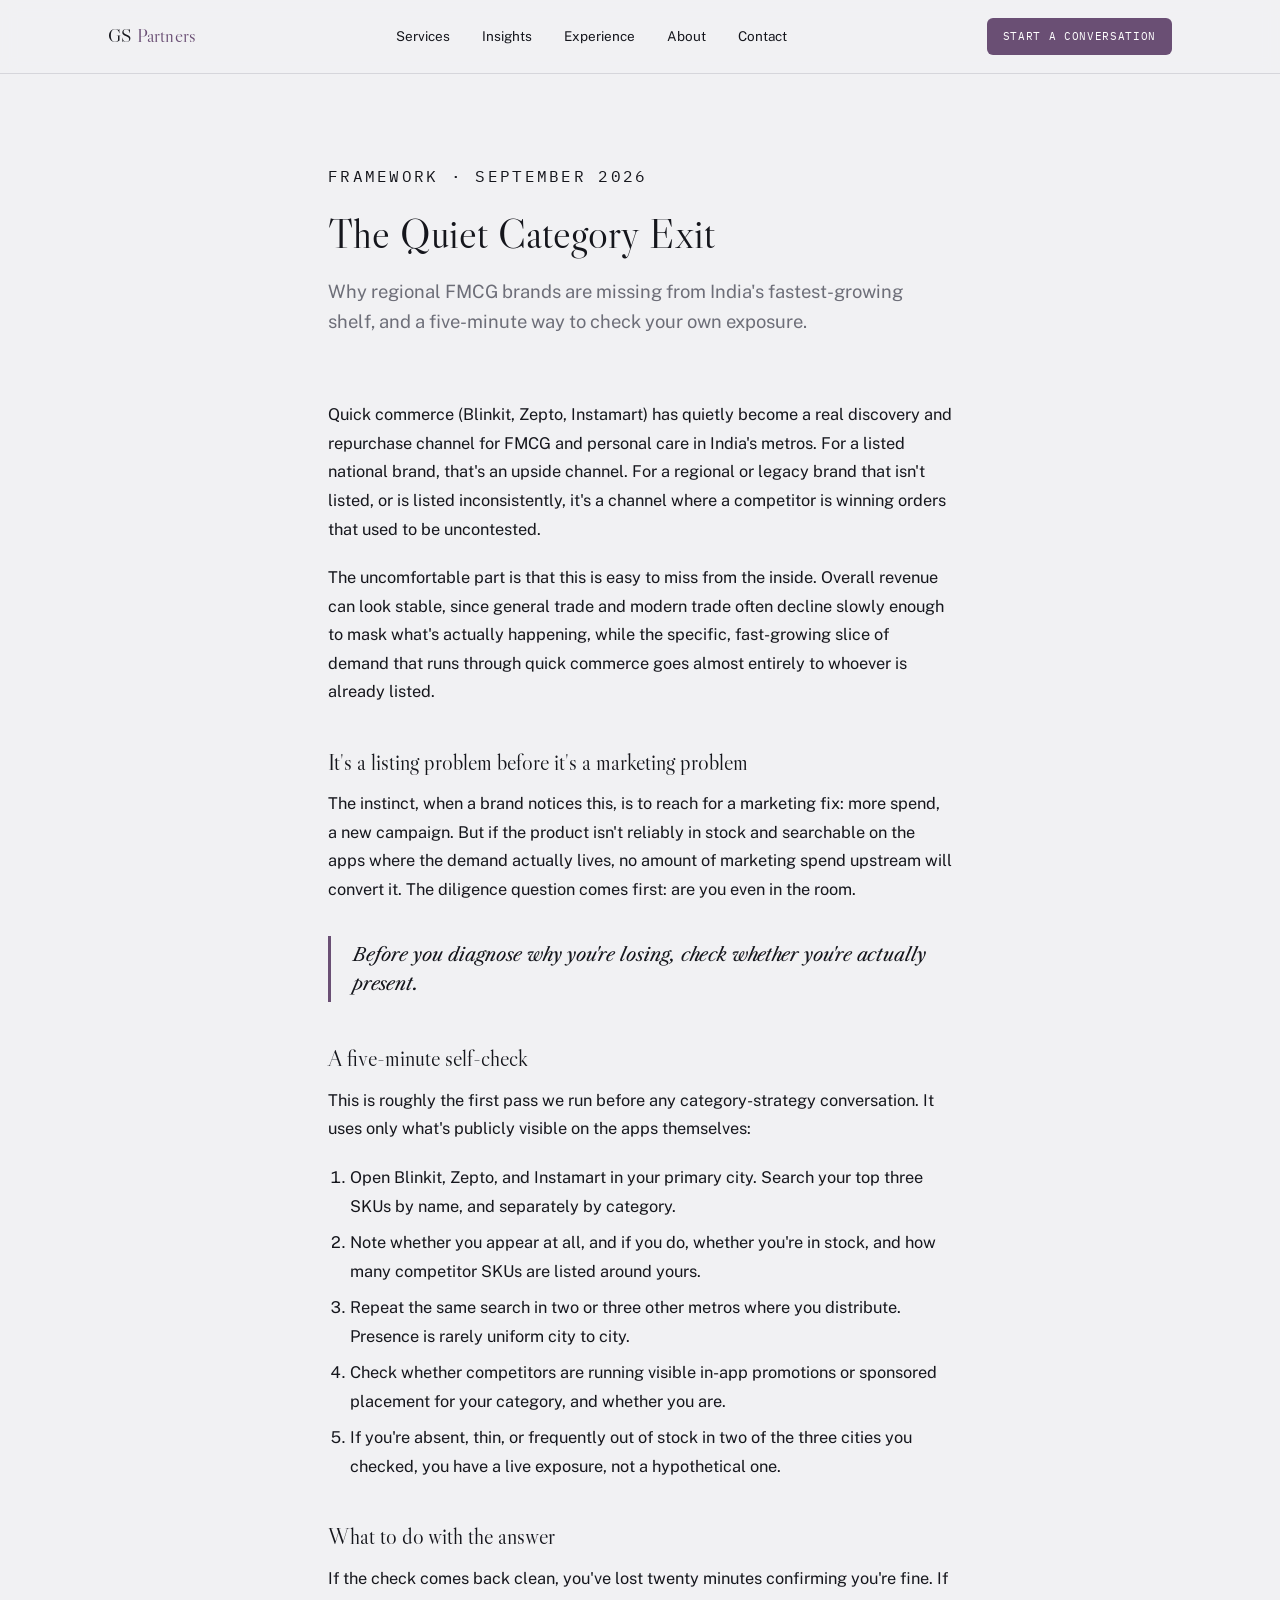
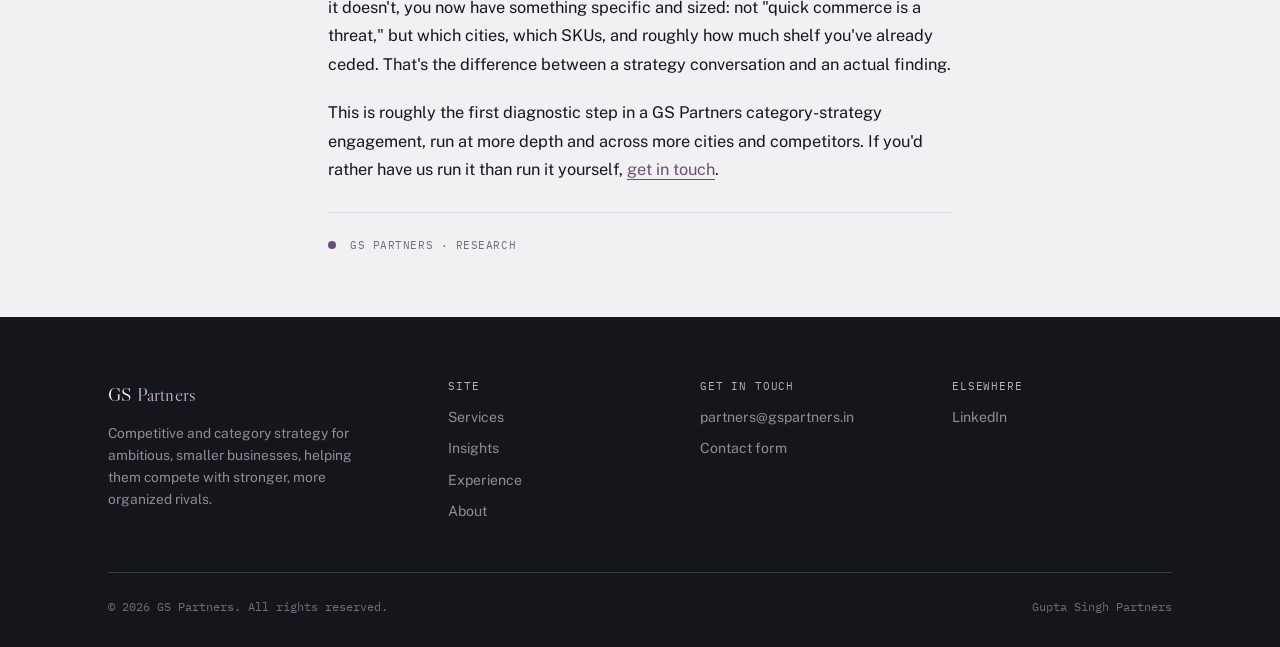
<file: insights/quiet-category-exit.html>
<!doctype html>
<html lang="en">
<head>
<meta charset="UTF-8">
<meta name="viewport" content="width=device-width, initial-scale=1.0">
<link rel="icon" type="image/png" href="../assets/img/favicon.png">
<title>The Quiet Category Exit | GS Partners</title>
<meta name="description" content="Why regional FMCG brands are missing from India's fastest-growing shelf, and a five-minute way to check your own exposure.">
<link rel="preconnect" href="https://fonts.googleapis.com">
<link href="https://fonts.googleapis.com/css2?family=Libre+Caslon+Display&family=Libre+Caslon+Text:ital@0;1&family=Public+Sans:wght@400;500;600&family=IBM+Plex+Mono:wght@400;500&display=swap" rel="stylesheet">
<link rel="stylesheet" href="../css/styles.css">
<style>
  .article-wrap{ max-width:680px; margin:0 auto; padding:0 28px; }
  .article-wrap h2{ font-size:1.4rem; margin:44px 0 14px; }
  .article-wrap p{ font-size:1.02rem; line-height:1.75; color:var(--text); margin-bottom:20px; }
  .article-wrap ol, .article-wrap ul{ padding-left:22px; margin:0 0 20px; }
  .article-wrap li{ font-size:1.02rem; line-height:1.75; margin-bottom:8px; }
  .article-wrap blockquote{
    margin:32px 0;
    padding:4px 0 4px 22px;
    border-left:3px solid var(--accent);
    font-family:'Libre Caslon Text', Georgia, serif;
    font-style:italic;
    font-size:1.15rem;
    line-height:1.6;
  }
  .byline{
    display:flex; align-items:center; gap:14px;
    margin:28px 0 0;
    padding-top:24px;
    border-top:1px solid var(--border);
  }
  .byline .dot{ width:8px; height:8px; border-radius:50%; background:var(--accent); }
  .byline span{ font-family:'IBM Plex Mono', monospace; font-size:11px; letter-spacing:0.05em; text-transform:uppercase; color:var(--text-muted); }
</style>
</head>
<body>

<header class="site">
  <nav class="nav">
    <a href="../index.html" class="wordmark">GS <span>Partners</span></a>
    <ul class="nav-links">
      <li><a href="../services.html">Services</a></li>
      <li><a href="../insights.html">Insights</a></li>
      <li><a href="../experience.html">Experience</a></li>
      <li><a href="../about.html">About</a></li>
      <li><a href="../contact.html">Contact</a></li>
    </ul>
    <a href="../contact.html" class="nav-cta desktop-only">Start a conversation</a>
    <button class="nav-toggle" aria-label="Menu" onclick="document.getElementById('mobileNav').classList.toggle('open')">
      <span></span><span></span><span></span>
    </button>
  </nav>
  <div class="nav-mobile" id="mobileNav">
    <a href="../services.html">Services</a>
    <a href="../insights.html">Insights</a>
    <a href="../experience.html">Experience</a>
    <a href="../about.html">About</a>
    <a href="../contact.html">Contact</a>
  </div>
</header>

<main>
  <section style="padding-bottom:0;">
    <div class="article-wrap">
      <p class="eyebrow">Framework · September 2026</p>
      <h1 style="font-size:clamp(1.9rem,4vw,2.6rem); margin-bottom:20px;">The Quiet Category Exit</h1>
      <p style="font-size:1.15rem; color:var(--text-muted); line-height:1.6; margin-bottom:0;">Why regional FMCG brands are missing from India's fastest-growing shelf, and a five-minute way to check your own exposure.</p>
    </div>
  </section>

  <section class="tight">
    <div class="article-wrap">

      <p>Quick commerce (Blinkit, Zepto, Instamart) has quietly become a real discovery and repurchase channel for FMCG and personal care in India's metros. For a listed national brand, that's an upside channel. For a regional or legacy brand that isn't listed, or is listed inconsistently, it's a channel where a competitor is winning orders that used to be uncontested.</p>

      <p>The uncomfortable part is that this is easy to miss from the inside. Overall revenue can look stable, since general trade and modern trade often decline slowly enough to mask what's actually happening, while the specific, fast-growing slice of demand that runs through quick commerce goes almost entirely to whoever is already listed.</p>

      <h2>It's a listing problem before it's a marketing problem</h2>
      <p>The instinct, when a brand notices this, is to reach for a marketing fix: more spend, a new campaign. But if the product isn't reliably in stock and searchable on the apps where the demand actually lives, no amount of marketing spend upstream will convert it. The diligence question comes first: are you even in the room.</p>

      <blockquote>Before you diagnose why you're losing, check whether you're actually present.</blockquote>

      <h2>A five-minute self-check</h2>
      <p>This is roughly the first pass we run before any category-strategy conversation. It uses only what's publicly visible on the apps themselves:</p>
      <ol>
        <li>Open Blinkit, Zepto, and Instamart in your primary city. Search your top three SKUs by name, and separately by category.</li>
        <li>Note whether you appear at all, and if you do, whether you're in stock, and how many competitor SKUs are listed around yours.</li>
        <li>Repeat the same search in two or three other metros where you distribute. Presence is rarely uniform city to city.</li>
        <li>Check whether competitors are running visible in-app promotions or sponsored placement for your category, and whether you are.</li>
        <li>If you're absent, thin, or frequently out of stock in two of the three cities you checked, you have a live exposure, not a hypothetical one.</li>
      </ol>

      <h2>What to do with the answer</h2>
      <p>If the check comes back clean, you've lost twenty minutes confirming you're fine. If it doesn't, you now have something specific and sized: not "quick commerce is a threat," but which cities, which SKUs, and roughly how much shelf you've already ceded. That's the difference between a strategy conversation and an actual finding.</p>

      <p>This is roughly the first diagnostic step in a GS Partners category-strategy engagement, run at more depth and across more cities and competitors. If you'd rather have us run it than run it yourself, <a href="../contact.html" style="color:var(--accent); border-bottom:1px solid var(--accent);">get in touch</a>.</p>

      <div class="byline">
        <span class="dot"></span>
        <span>GS Partners · Research</span>
      </div>
    </div>
  </section>
</main>

<footer class="site">
  <div class="container">
    <div class="footer-grid">
      <div>
        <div class="wordmark" style="color:var(--paper-50);">GS <span style="color:var(--plum-300);">Partners</span></div>
        <p>Competitive and category strategy for ambitious, smaller businesses, helping them compete with stronger, more organized rivals.</p>
      </div>
      <div class="footer-col">
        <h4>Site</h4>
        <a href="../services.html">Services</a>
        <a href="../insights.html">Insights</a>
        <a href="../experience.html">Experience</a>
        <a href="../about.html">About</a>
      </div>
      <div class="footer-col">
        <h4>Get in touch</h4>
        <a href="mailto:partners@gspartners.in">partners@gspartners.in</a>
        <a href="../contact.html">Contact form</a>
      </div>
      <div class="footer-col">
        <h4>Elsewhere</h4>
        <a href="#" rel="noopener">LinkedIn</a>
      </div>
    </div>
    <div class="footer-bottom">
      <span>© 2026 GS Partners. All rights reserved.</span>
      <span>Gupta Singh Partners</span>
    </div>
  </div>
</footer>

<script src="../js/main.js"></script>
</body>
</html>
</file>
<file: css/styles.css>
/* ==========================================================================
   GS Partners — Flint design system
   Ink / cool paper / plum. Libre Caslon Display + Public Sans + IBM Plex Mono.
   ========================================================================== */

:root{
  /* neutrals */
  --ink-950:#15161c;
  --ink-900:#1c1d24;
  --ink-700:#383a44;
  --grey-500:#6d6e78;
  --grey-400:#8d8e97;
  --grey-300:#b1b2ba;
  --grey-200:#d6d6db;
  --grey-100:#ececee;
  --paper-50:#f1f1f3;
  --paper-0:#ffffff;

  /* accent — plum */
  --plum-900:#3a2a42;
  --plum-700:#543d5c;
  --plum-500:#6a4f74;
  --plum-400:#9c85a5;
  --plum-300:#c6aecf;
  --plum-100:#efe8f2;

  /* semantic */
  --success:#3f7d5c;
  --warning:#a8763a;
  --error:#a4433f;

  /* page tokens (light, primary) */
  --bg:var(--paper-50);
  --surface:var(--paper-0);
  --text:var(--ink-950);
  --text-muted:var(--grey-500);
  --border:var(--grey-200);
  --accent:var(--plum-500);
  --accent-hover:var(--plum-700);
  --accent-subtle:var(--plum-100);
  --accent-on:var(--paper-0);

  --maxw:1120px;
}

*, *::before, *::after{ box-sizing:border-box; }
html{ scroll-behavior:smooth; }
body{
  margin:0;
  background:var(--bg);
  color:var(--text);
  font-family:'Public Sans', ui-sans-serif, system-ui, -apple-system, sans-serif;
  -webkit-font-smoothing:antialiased;
  line-height:1.5;
}
img{ max-width:100%; display:block; }
a{ color:inherit; text-decoration:none; }
h1,h2,h3,h4{
  font-family:'Libre Caslon Display', Georgia, serif;
  font-weight:400;
  line-height:1.14;
  margin:0;
  text-wrap:balance;
}
p{ margin:0; }
.container{
  max-width:var(--maxw);
  margin:0 auto;
  padding:0 28px;
}
.eyebrow{
  font-family:'IBM Plex Mono', ui-monospace, monospace;
  font-size:11px;
  letter-spacing:0.14em;
  text-transform:uppercase;
  color:var(--text-muted);
  margin:0 0 14px;
}
.eyebrow.on-ink{ color:var(--plum-300); }

/* ---------------------------------- header ------------------------------ */
header.site{
  position:sticky;
  top:0;
  z-index:40;
  background:rgba(241,241,243,0.92);
  backdrop-filter:blur(8px);
  border-bottom:1px solid var(--border);
}
.nav{
  max-width:var(--maxw);
  margin:0 auto;
  padding:18px 28px;
  display:flex;
  align-items:center;
  justify-content:space-between;
}
.wordmark{
  font-family:'Libre Caslon Display', Georgia, serif;
  font-size:19px;
  letter-spacing:0.01em;
}
.wordmark span{ color:var(--accent); }
.nav-links{
  display:flex;
  align-items:center;
  gap:32px;
  list-style:none;
  margin:0;
  padding:0;
}
.nav-links a{
  font-size:13.5px;
  color:var(--text);
  padding:6px 0;
  border-bottom:1px solid transparent;
}
.nav-links a:hover, .nav-links a.active{
  border-bottom-color:var(--accent);
}
.nav-cta{
  font-family:'IBM Plex Mono', monospace;
  font-size:11px;
  letter-spacing:0.06em;
  text-transform:uppercase;
  background:var(--accent);
  color:var(--accent-on);
  padding:10px 16px;
  border-radius:6px;
  white-space:nowrap;
}
.nav-cta:hover{ background:var(--accent-hover); }
.nav-toggle{
  display:none;
  background:none;
  border:none;
  cursor:pointer;
  padding:6px;
}
.nav-toggle span{
  display:block;
  width:22px;
  height:2px;
  background:var(--text);
  margin:5px 0;
}
.nav-mobile{ display:none; }

@media (max-width:860px){
  .nav-links{ display:none; }
  .nav-cta.desktop-only{ display:none; }
  .nav-toggle{ display:block; }
  .nav-mobile{
    display:none;
    flex-direction:column;
    gap:2px;
    padding:0 28px 20px;
    border-bottom:1px solid var(--border);
    background:var(--bg);
  }
  .nav-mobile.open{ display:flex; }
  .nav-mobile a{
    padding:12px 0;
    font-size:14px;
    border-bottom:1px solid var(--border);
  }
  .nav-mobile a:last-child{ border-bottom:none; }
}

/* ---------------------------------- buttons ------------------------------ */
.btn{
  display:inline-flex;
  align-items:center;
  gap:8px;
  font-family:'IBM Plex Mono', monospace;
  font-size:12px;
  letter-spacing:0.05em;
  text-transform:uppercase;
  font-weight:500;
  padding:13px 22px;
  border-radius:7px;
  border:1px solid transparent;
  cursor:pointer;
}
.btn-primary{ background:var(--accent); color:var(--accent-on); }
.btn-primary:hover{ background:var(--accent-hover); }
.btn-ghost{ border-color:var(--border); color:var(--text); }
.btn-ghost:hover{ border-color:var(--accent); color:var(--accent); }
.btn-on-ink{ background:var(--plum-300); color:var(--plum-900); }
.btn-on-ink:hover{ background:var(--paper-0); }
.btn-ghost-on-ink{ border-color:var(--ink-700); color:var(--paper-50); }
.btn-ghost-on-ink:hover{ border-color:var(--plum-300); color:var(--plum-300); }

/* ---------------------------------- sections ------------------------------ */
section{ padding:88px 0; }
section.tight{ padding:64px 0; }
.band-ink{ background:var(--ink-950); color:var(--paper-50); }
.band-ink .text-muted{ color:var(--grey-400); }
.band-ink h2, .band-ink h3{ color:var(--paper-50); }

.section-head{
  max-width:640px;
  margin-bottom:48px;
}
.section-head h2{ font-size:clamp(1.6rem, 3vw, 2.1rem); margin-bottom:14px; }
.section-head p{ color:var(--text-muted); font-size:1rem; line-height:1.6; }
.band-ink .section-head p{ color:var(--grey-400); }

.text-muted{ color:var(--text-muted); }
.hr{ height:1px; background:var(--border); border:none; margin:0; }

/* ---------------------------------- hero ------------------------------ */
.hero{
  padding:96px 0 80px;
}
.hero h1{
  font-size:clamp(2.4rem, 5.4vw, 3.6rem);
  max-width:15ch;
  margin-bottom:24px;
}
.hero .lede{
  font-size:1.12rem;
  line-height:1.65;
  color:var(--text-muted);
  max-width:56ch;
  margin-bottom:34px;
}
.hero-actions{ display:flex; gap:14px; flex-wrap:wrap; }

/* ---------------------------------- cards ------------------------------ */
.grid{ display:grid; gap:22px; }
.grid-3{ grid-template-columns:repeat(3, 1fr); }
.grid-2{ grid-template-columns:repeat(2, 1fr); }
@media (max-width:860px){
  .grid-3, .grid-2{ grid-template-columns:1fr; }
}

.card{
  background:var(--surface);
  border:1px solid var(--border);
  border-radius:12px;
  padding:28px;
}
.card h3{ font-size:1.15rem; margin-bottom:10px; }
.card p{ color:var(--text-muted); font-size:0.94rem; line-height:1.6; }

.step-num{
  font-family:'IBM Plex Mono', monospace;
  font-size:12px;
  color:var(--accent);
  letter-spacing:0.06em;
  margin-bottom:16px;
}

/* article / insight card */
.article-card{
  background:var(--surface);
  border:1px solid var(--border);
  border-radius:12px;
  overflow:hidden;
  display:flex;
  flex-direction:column;
}
.article-card .thumb{
  height:140px;
  background:linear-gradient(135deg, var(--ink-950), var(--plum-700));
  position:relative;
}
.article-card .thumb .tag{
  position:absolute;
  bottom:12px; left:14px;
  font-family:'IBM Plex Mono', monospace;
  font-size:10px;
  letter-spacing:0.08em;
  text-transform:uppercase;
  color:var(--plum-100);
}
.article-card .body{ padding:22px 22px 24px; flex:1; display:flex; flex-direction:column; }
.article-card .meta{
  font-family:'IBM Plex Mono', monospace;
  font-size:10.5px;
  color:var(--text-muted);
  letter-spacing:0.04em;
  text-transform:uppercase;
  margin-bottom:10px;
}
.article-card h3{ font-size:1.1rem; margin-bottom:10px; }
.article-card p{ color:var(--text-muted); font-size:0.9rem; line-height:1.55; flex:1; }
.article-card .read{
  margin-top:16px;
  font-family:'IBM Plex Mono', monospace;
  font-size:11px;
  letter-spacing:0.05em;
  text-transform:uppercase;
  color:var(--accent);
}
.article-card.pending{ opacity:0.55; }
.article-card.pending .thumb{ background:var(--grey-200); }

/* experience card */
.exp-card{
  background:var(--surface);
  border:1px solid var(--border);
  border-radius:12px;
  padding:26px;
  display:flex;
  flex-direction:column;
}
.exp-card-top{ min-height:96px; }
.exp-card .client{
  font-family:'IBM Plex Mono', monospace;
  font-size:11px;
  letter-spacing:0.06em;
  text-transform:uppercase;
  color:var(--accent);
  margin-bottom:10px;
}
.exp-card h3{ font-size:1.2rem; margin-bottom:12px; }
.exp-card .row{ display:flex; gap:10px; font-size:0.9rem; line-height:1.55; }
.exp-card .row b{ min-width:88px; flex:none; font-weight:600; }
.exp-card .row span{ color:var(--text-muted); }
.exp-divider{
  border:none;
  border-top:1px solid var(--border);
  margin:18px 0;
}
.exp-card > p{ color:var(--text-muted); font-size:0.9rem; line-height:1.6; }

/* founder card */
.founder-card{
  background:var(--surface);
  border:1px solid var(--border);
  border-radius:12px;
  overflow:hidden;
}
.founder-banner{
  height:110px;
  background:linear-gradient(135deg, var(--ink-950), var(--plum-700));
  position:relative;
}
.founder-photo{
  width:96px;
  height:96px;
  border-radius:50%;
  object-fit:cover;
  border:4px solid var(--surface);
  position:absolute;
  left:32px;
  bottom:-48px;
  background:var(--ink-950);
}
.founder-body{
  padding:64px 32px 32px;
}

/* tag pill */
.pill{
  display:inline-block;
  font-family:'IBM Plex Mono', monospace;
  font-size:10px;
  letter-spacing:0.05em;
  text-transform:uppercase;
  background:var(--accent-subtle);
  color:var(--plum-700);
  padding:5px 10px;
  border-radius:100px;
}
.band-ink .pill{ background:var(--ink-900); color:var(--plum-300); }

/* stat row */
.stats{ display:flex; gap:44px; flex-wrap:wrap; }
.stat .num{
  font-family:'IBM Plex Mono', monospace;
  font-size:2rem;
  font-variant-numeric:tabular-nums;
  color:var(--accent);
}
.band-ink .stat .num{ color:var(--plum-300); }
.stat .lbl{
  font-size:0.82rem;
  color:var(--text-muted);
  max-width:20ch;
  margin-top:4px;
}

/* CTA band */
.cta-band{
  border-radius:16px;
  padding:56px;
  display:flex;
  align-items:center;
  justify-content:space-between;
  gap:32px;
  flex-wrap:wrap;
}
.cta-band h2{ font-size:1.7rem; max-width:16ch; }

/* forms */
label{
  display:block;
  font-family:'IBM Plex Mono', monospace;
  font-size:11px;
  letter-spacing:0.05em;
  text-transform:uppercase;
  color:var(--text-muted);
  margin-bottom:8px;
}
input, textarea{
  width:100%;
  font-family:'Public Sans', sans-serif;
  font-size:0.95rem;
  padding:12px 14px;
  border:1px solid var(--border);
  border-radius:8px;
  background:var(--surface);
  color:var(--text);
}
input:focus, textarea:focus{
  outline:2px solid var(--accent);
  outline-offset:1px;
}
input.invalid, textarea.invalid{
  border-color:var(--error);
}
input.invalid:focus, textarea.invalid:focus{
  outline-color:var(--error);
}
.field{ margin-bottom:20px; }
.field-error{
  display:block;
  font-family:'IBM Plex Mono', monospace;
  font-size:11px;
  color:var(--error);
  margin-top:6px;
}
.form-status{
  display:none;
  margin-top:16px;
  font-size:0.9rem;
  line-height:1.5;
}
.form-status.success{ display:block; color:var(--success); }
.form-status.error{ display:block; color:var(--error); }

/* footer */
footer.site{
  background:var(--ink-950);
  color:var(--grey-400);
  padding:64px 0 32px;
  margin-top:0;
}
.footer-grid{
  display:grid;
  grid-template-columns:1.4fr 1fr 1fr 1fr;
  gap:32px;
  padding-bottom:40px;
  border-bottom:1px solid var(--ink-700);
}
@media (max-width:720px){
  .footer-grid{ grid-template-columns:1fr 1fr; }
}
.footer-grid .wordmark{ color:var(--paper-50); margin-bottom:12px; }
.footer-grid p{ font-size:0.86rem; line-height:1.6; max-width:32ch; }
.footer-col h4{
  font-family:'IBM Plex Mono', monospace;
  font-size:10.5px;
  letter-spacing:0.08em;
  text-transform:uppercase;
  color:var(--grey-300);
  margin-bottom:14px;
}
.footer-col a{
  display:block;
  font-size:0.88rem;
  color:var(--grey-400);
  margin-bottom:10px;
}
.footer-col a:hover{ color:var(--plum-300); }
.footer-bottom{
  padding-top:24px;
  display:flex;
  justify-content:space-between;
  flex-wrap:wrap;
  gap:12px;
  font-size:0.78rem;
  color:var(--grey-500);
  font-family:'IBM Plex Mono', monospace;
}

/* utility */
.mt-0{ margin-top:0; }
.flow > * + *{ margin-top:18px; }
</file>
